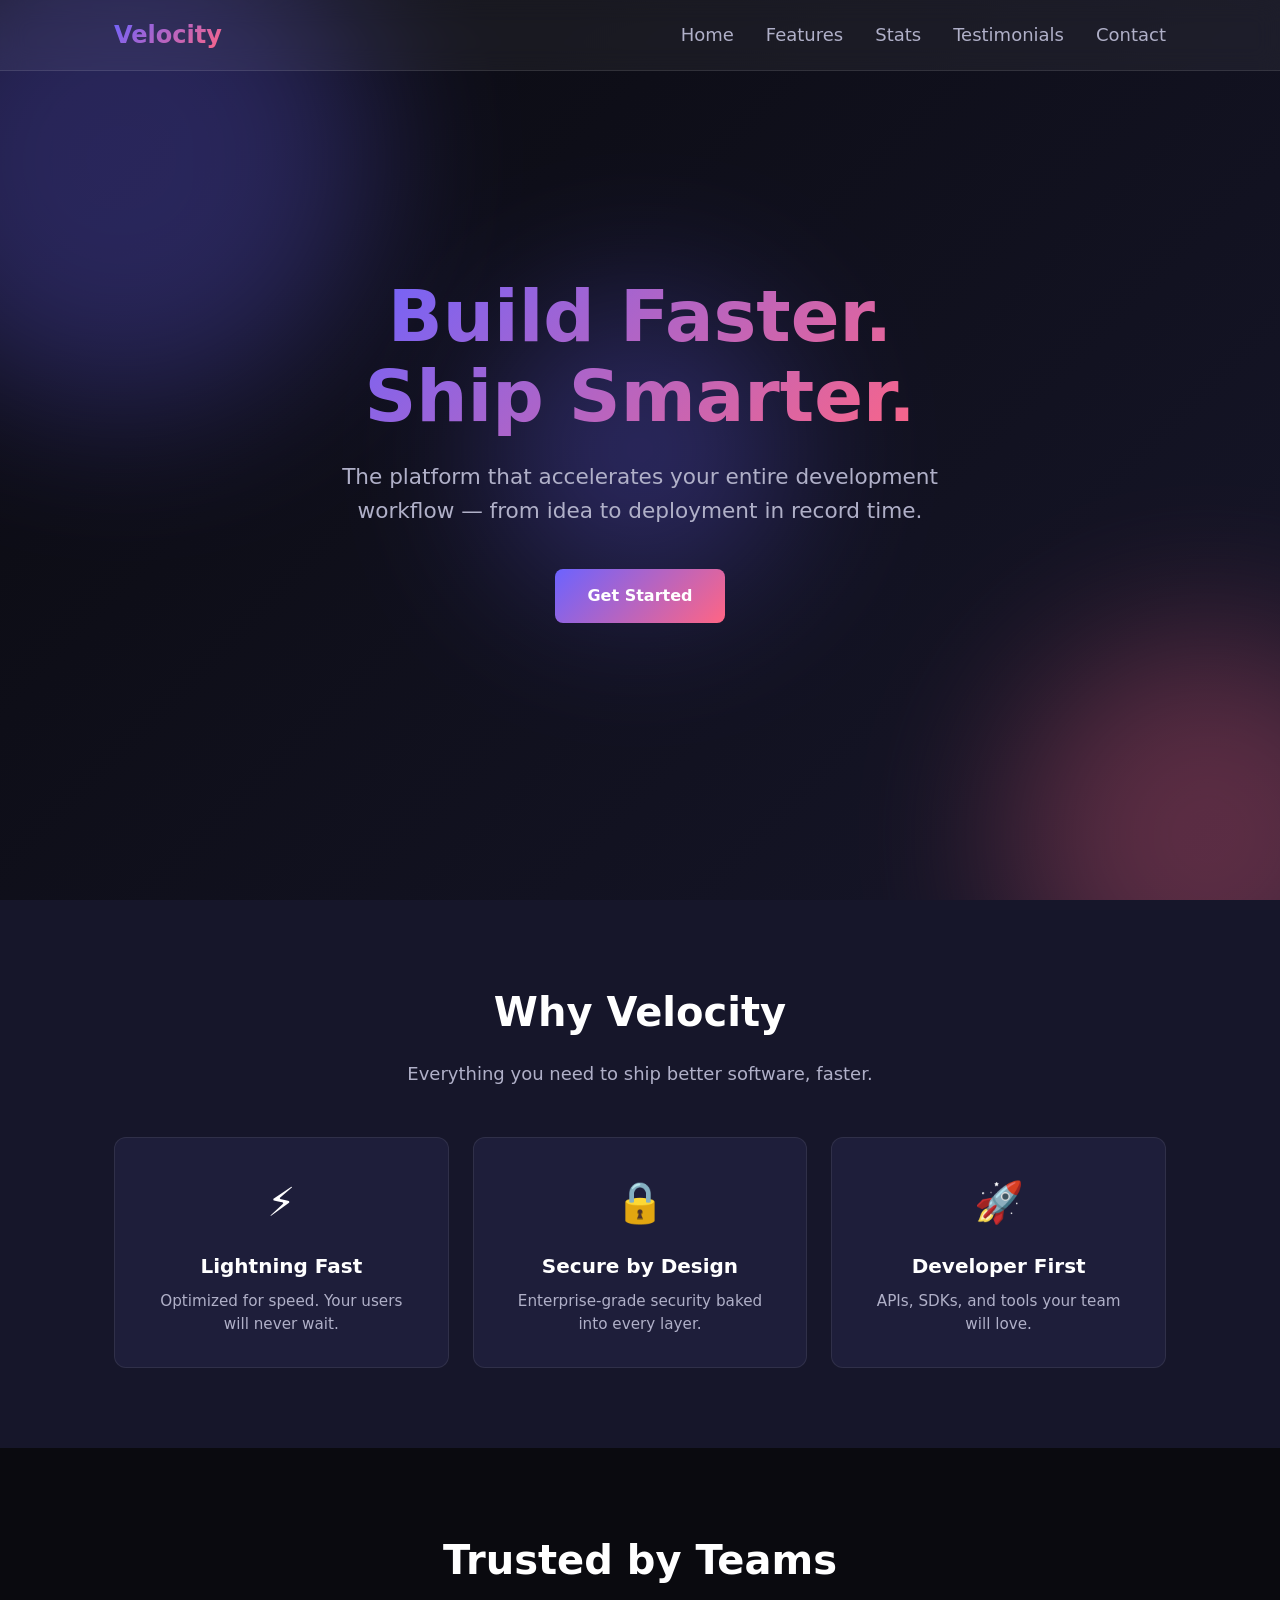
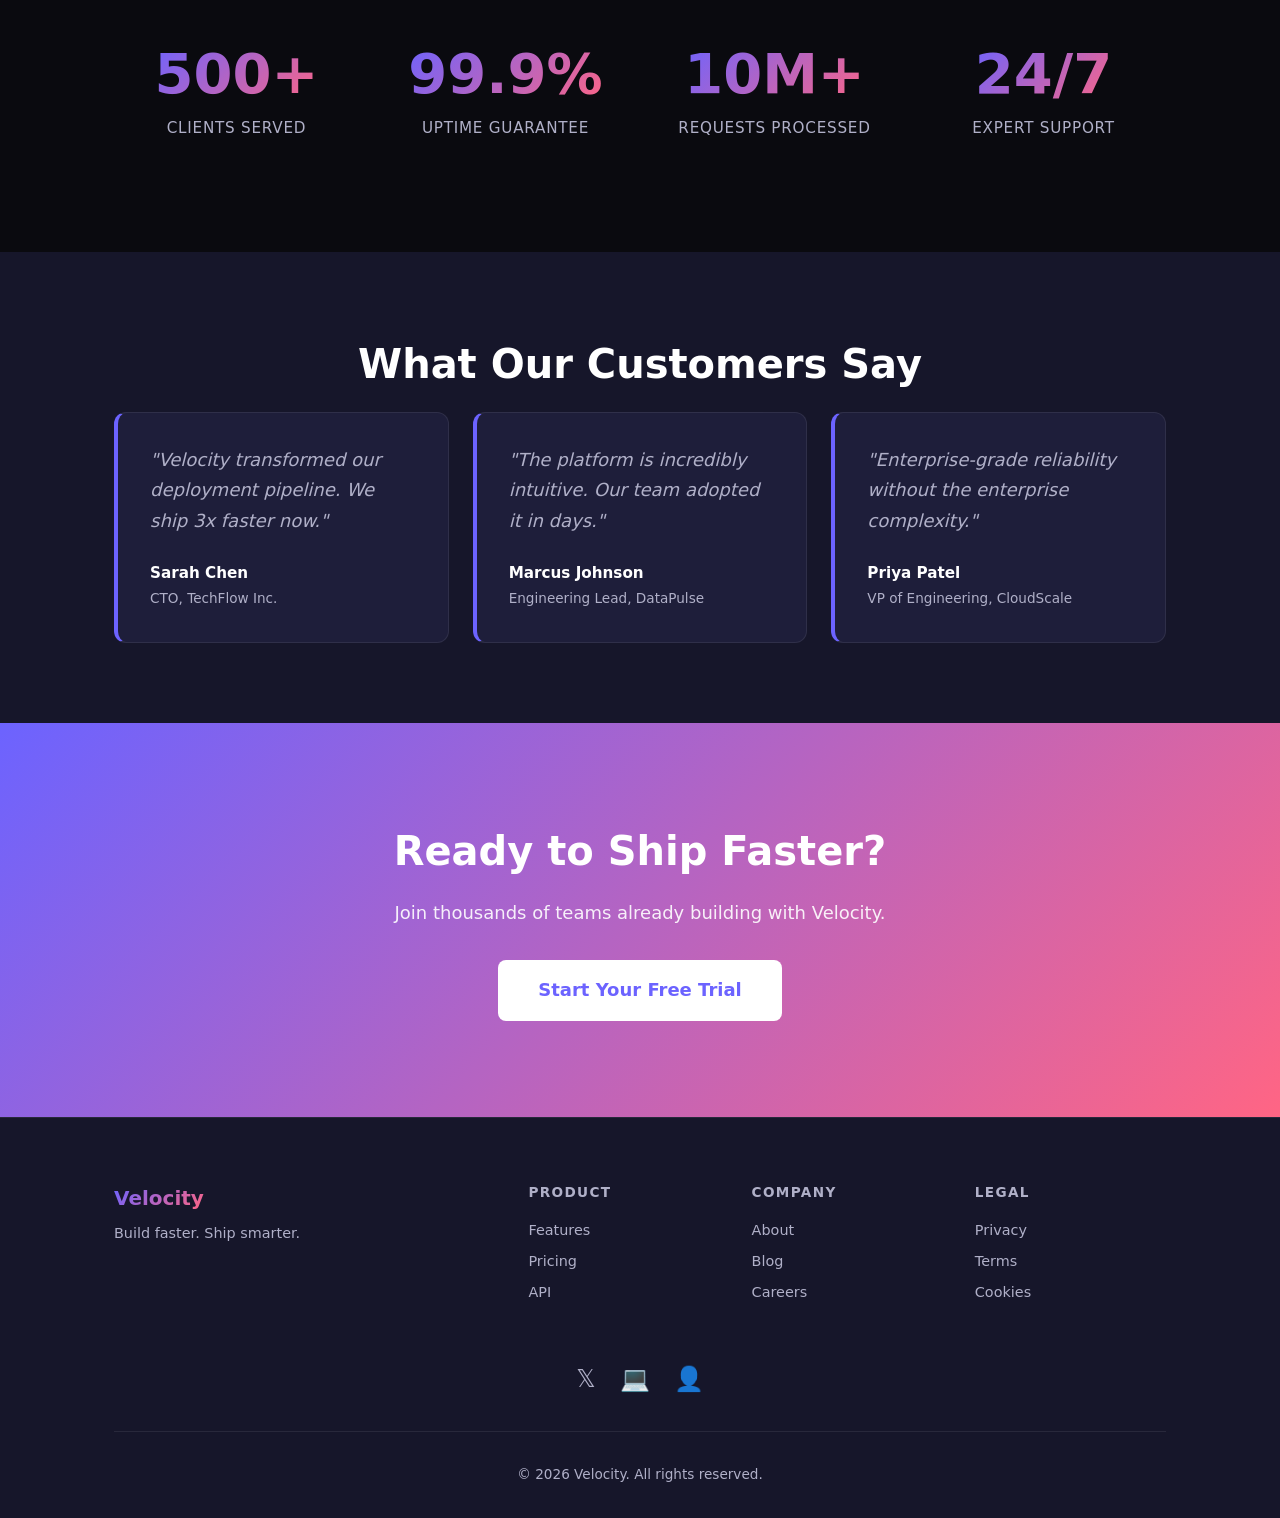
<file: class-1/index.html>
<!DOCTYPE html>
<html lang="en">
<head>
  <meta charset="UTF-8">
  <meta name="viewport" content="width=device-width, initial-scale=1.0">
  <title>Velocity — Build Faster. Ship Smarter.</title>
  <link rel="stylesheet" href="styles.css">
</head>
<body>

  <header class="navbar" id="navbar">
    <div class="navbar-inner container">
      <a href="#hero" class="logo">Velocity</a>
      <input type="checkbox" id="nav-toggle" hidden>
      <label for="nav-toggle" class="hamburger">&#9776;</label>
      <nav class="nav-links">
        <a href="#hero">Home</a>
        <a href="#features">Features</a>
        <a href="#stats">Stats</a>
        <a href="#testimonials">Testimonials</a>
        <a href="#cta">Contact</a>
      </nav>
    </div>
  </header>

  <section class="hero" id="hero">
    <div class="hero-orb hero-orb--1"></div>
    <div class="hero-orb hero-orb--2"></div>
    <div class="hero-orb hero-orb--3"></div>
    <div class="hero-content container">
      <h1 class="hero-title">Build Faster.<br>Ship Smarter.</h1>
      <p class="hero-subtitle">The platform that accelerates your entire development workflow — from idea to deployment in record time.</p>
      <a href="#cta" class="btn btn--primary">Get Started</a>
    </div>
  </section>

  <section class="features" id="features">
    <div class="container">
      <h2 class="section-title">Why Velocity</h2>
      <p class="section-subtitle">Everything you need to ship better software, faster.</p>
      <div class="grid-3">
        <div class="card">
          <span class="card-icon">&#9889;</span>
          <h3 class="card-title">Lightning Fast</h3>
          <p class="card-desc">Optimized for speed. Your users will never wait.</p>
        </div>
        <div class="card">
          <span class="card-icon">&#128274;</span>
          <h3 class="card-title">Secure by Design</h3>
          <p class="card-desc">Enterprise-grade security baked into every layer.</p>
        </div>
        <div class="card">
          <span class="card-icon">&#128640;</span>
          <h3 class="card-title">Developer First</h3>
          <p class="card-desc">APIs, SDKs, and tools your team will love.</p>
        </div>
      </div>
    </div>
  </section>

  <section class="stats" id="stats">
    <div class="container">
      <h2 class="section-title">Trusted by Teams</h2>
      <div class="grid-4">
        <div class="stat">
          <span class="stat-value">500+</span>
          <span class="stat-label">Clients Served</span>
        </div>
        <div class="stat">
          <span class="stat-value">99.9%</span>
          <span class="stat-label">Uptime Guarantee</span>
        </div>
        <div class="stat">
          <span class="stat-value">10M+</span>
          <span class="stat-label">Requests Processed</span>
        </div>
        <div class="stat">
          <span class="stat-value">24/7</span>
          <span class="stat-label">Expert Support</span>
        </div>
      </div>
    </div>
  </section>

  <section class="testimonials" id="testimonials">
    <div class="container">
      <h2 class="section-title">What Our Customers Say</h2>
      <div class="grid-3">
        <div class="testimonial">
          <p class="testimonial-quote">"Velocity transformed our deployment pipeline. We ship 3x faster now."</p>
          <div class="testimonial-author">
            <strong>Sarah Chen</strong>
            <span>CTO, TechFlow Inc.</span>
          </div>
        </div>
        <div class="testimonial">
          <p class="testimonial-quote">"The platform is incredibly intuitive. Our team adopted it in days."</p>
          <div class="testimonial-author">
            <strong>Marcus Johnson</strong>
            <span>Engineering Lead, DataPulse</span>
          </div>
        </div>
        <div class="testimonial">
          <p class="testimonial-quote">"Enterprise-grade reliability without the enterprise complexity."</p>
          <div class="testimonial-author">
            <strong>Priya Patel</strong>
            <span>VP of Engineering, CloudScale</span>
          </div>
        </div>
      </div>
    </div>
  </section>

  <section class="cta" id="cta">
    <div class="container">
      <h2 class="cta-title">Ready to Ship Faster?</h2>
      <p class="cta-subtitle">Join thousands of teams already building with Velocity.</p>
      <a href="#" class="btn btn--primary btn--large">Start Your Free Trial</a>
    </div>
  </section>

  <footer class="footer">
    <div class="container">
      <div class="footer-grid">
        <div class="footer-brand">
          <strong>Velocity</strong>
          <p>Build faster. Ship smarter.</p>
        </div>
        <div class="footer-links">
          <h4>Product</h4>
          <a href="#">Features</a>
          <a href="#">Pricing</a>
          <a href="#">API</a>
        </div>
        <div class="footer-links">
          <h4>Company</h4>
          <a href="#">About</a>
          <a href="#">Blog</a>
          <a href="#">Careers</a>
        </div>
        <div class="footer-links">
          <h4>Legal</h4>
          <a href="#">Privacy</a>
          <a href="#">Terms</a>
          <a href="#">Cookies</a>
        </div>
      </div>
      <div class="footer-social">
        <a href="#" aria-label="Twitter">&#120143;</a>
        <a href="#" aria-label="GitHub">&#128187;</a>
        <a href="#" aria-label="LinkedIn">&#128100;</a>
      </div>
      <p class="footer-copy">&copy; 2026 Velocity. All rights reserved.</p>
    </div>
  </footer>

</body>
</html>
</file>
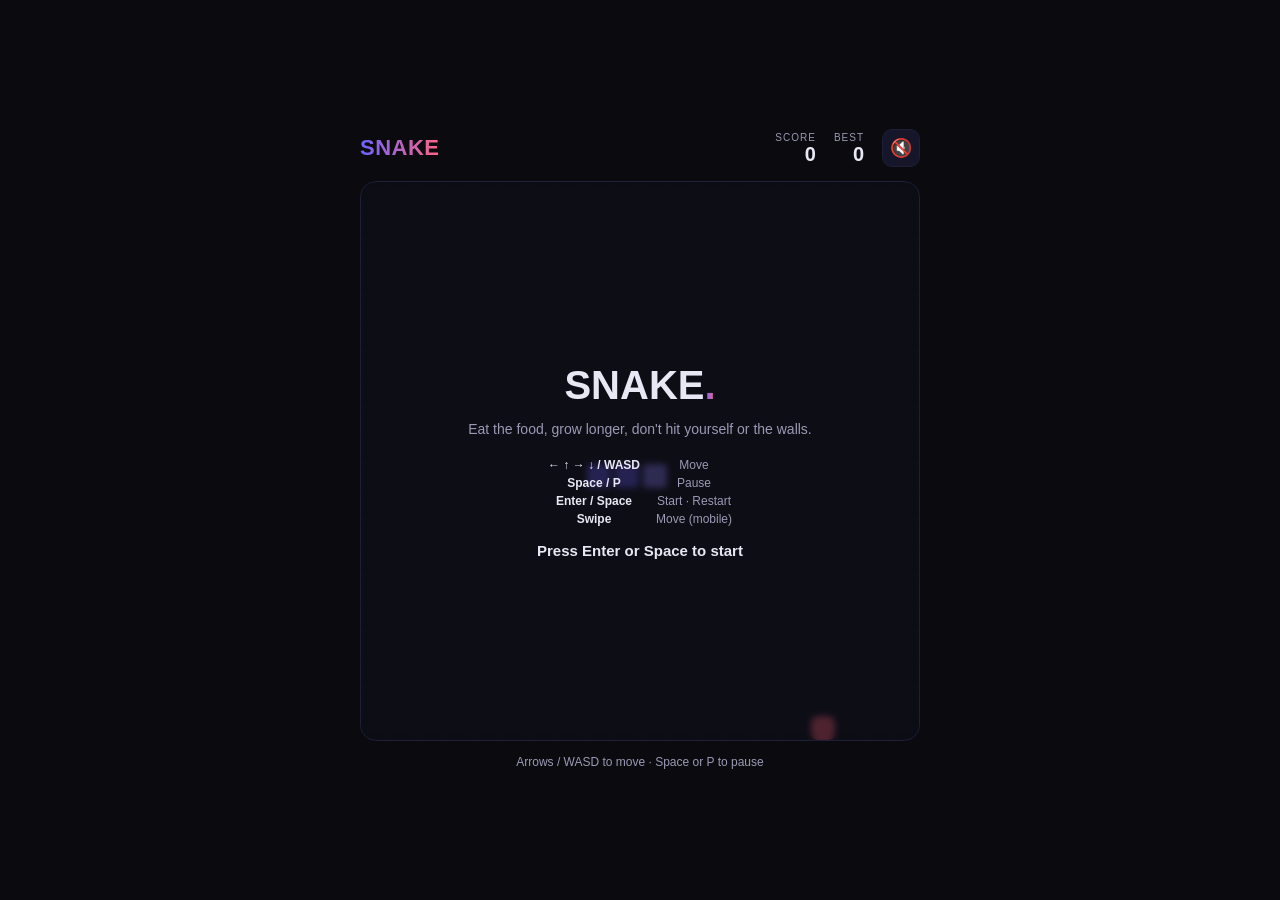
<file: claude-code/class-1/index.html>
<!DOCTYPE html>
<html lang="en">
<head>
<meta charset="UTF-8" />
<meta name="viewport" content="width=device-width, initial-scale=1.0, maximum-scale=1.0, user-scalable=no" />
<title>Snake</title>
<style>
  :root {
    --bg: #0a0a0f;
    --panel: #16162a;
    --grid: #1e1e38;
    --accent: #6c63ff;
    --accent-2: #ff6584;
    --food: #ff6584;
    --snake-head: #8b83ff;
    --snake-body: #6c63ff;
    --text: #e8e8f5;
    --text-dim: #9a9ab5;
  }

  * { box-sizing: border-box; margin: 0; padding: 0; }

  html, body {
    height: 100%;
    background: var(--bg);
    color: var(--text);
    font-family: -apple-system, BlinkMacSystemFont, "Segoe UI", Roboto, sans-serif;
    /* Invariant 14: no scroll/zoom on the page while playing */
    overscroll-behavior: none;
  }

  body {
    display: flex;
    align-items: center;
    justify-content: center;
    padding: 16px;
    min-height: 100%;
  }

  .app {
    width: 100%;
    max-width: 560px;
    display: flex;
    flex-direction: column;
    gap: 14px;
  }

  .topbar {
    display: flex;
    align-items: center;
    justify-content: space-between;
    gap: 12px;
  }

  .title {
    font-size: 22px;
    font-weight: 700;
    letter-spacing: 0.5px;
    background: linear-gradient(90deg, var(--accent), var(--accent-2));
    -webkit-background-clip: text;
    background-clip: text;
    -webkit-text-fill-color: transparent;
  }

  .scores {
    display: flex;
    gap: 18px;
    align-items: center;
  }

  .score-box {
    text-align: right;
    line-height: 1.1;
  }
  .score-box .label {
    font-size: 10px;
    text-transform: uppercase;
    letter-spacing: 1px;
    color: var(--text-dim);
  }
  .score-box .value {
    font-size: 20px;
    font-weight: 700;
    font-variant-numeric: tabular-nums;
  }

  .mute-btn {
    background: var(--panel);
    border: 1px solid var(--grid);
    color: var(--text);
    width: 38px;
    height: 38px;
    border-radius: 10px;
    cursor: pointer;
    font-size: 18px;
    display: flex;
    align-items: center;
    justify-content: center;
    transition: border-color 0.15s, transform 0.05s;
  }
  .mute-btn:hover { border-color: var(--accent); }
  .mute-btn:active { transform: scale(0.94); }

  .stage {
    position: relative;
    width: 100%;
    /* Square play area; grid coords are independent of pixel size */
    aspect-ratio: 1 / 1;
    background: var(--panel);
    border: 1px solid var(--grid);
    border-radius: 16px;
    overflow: hidden;
    /* Invariant 14: block native touch gestures (scroll/pinch) over the board */
    touch-action: none;
  }

  canvas {
    display: block;
    width: 100%;
    height: 100%;
  }

  /* Death flash overlay (juice) */
  .flash {
    position: absolute;
    inset: 0;
    background: var(--accent-2);
    opacity: 0;
    pointer-events: none;
  }
  .flash.on { animation: flash 0.28s ease-out; }
  @keyframes flash {
    0% { opacity: 0.55; }
    100% { opacity: 0; }
  }

  /* Screen shake on death (juice) — applied to .stage */
  .stage.shake { animation: shake 0.28s ease-in-out; }
  @keyframes shake {
    0%,100% { transform: translate(0,0); }
    20% { transform: translate(-5px, 3px); }
    40% { transform: translate(5px, -3px); }
    60% { transform: translate(-4px, -2px); }
    80% { transform: translate(4px, 2px); }
  }

  .overlay {
    position: absolute;
    inset: 0;
    display: flex;
    flex-direction: column;
    align-items: center;
    justify-content: center;
    text-align: center;
    gap: 10px;
    padding: 24px;
    background: rgba(10, 10, 15, 0.72);
    backdrop-filter: blur(3px);
  }
  .overlay.hidden { display: none; }
  .overlay h1 {
    font-size: clamp(26px, 8vw, 40px);
    font-weight: 800;
  }
  .overlay .accent {
    background: linear-gradient(90deg, var(--accent), var(--accent-2));
    -webkit-background-clip: text;
    background-clip: text;
    -webkit-text-fill-color: transparent;
  }
  .overlay p { color: var(--text-dim); font-size: 14px; line-height: 1.6; }
  .overlay .prompt {
    color: var(--text);
    font-size: 15px;
    font-weight: 600;
    margin-top: 6px;
    animation: pulse 1.4s ease-in-out infinite;
  }
  @keyframes pulse { 0%,100% { opacity: 1; } 50% { opacity: 0.45; } }

  .legend {
    display: grid;
    grid-template-columns: auto auto;
    gap: 4px 16px;
    font-size: 12px;
    color: var(--text-dim);
    margin-top: 8px;
  }
  .legend b { color: var(--text); font-weight: 600; }

  .hint {
    text-align: center;
    font-size: 12px;
    color: var(--text-dim);
    min-height: 16px;
  }

  @media (max-width: 420px) {
    .title { font-size: 18px; }
    .score-box .value { font-size: 17px; }
  }
</style>
</head>
<body>
  <div class="app">
    <div class="topbar">
      <div class="title">SNAKE</div>
      <div class="scores">
        <div class="score-box">
          <div class="label">Score</div>
          <div class="value" id="score">0</div>
        </div>
        <div class="score-box">
          <div class="label">Best</div>
          <div class="value" id="high">0</div>
        </div>
        <button class="mute-btn" id="mute" title="Toggle sound" aria-label="Toggle sound">🔇</button>
      </div>
    </div>

    <div class="stage" id="stage">
      <canvas id="game"></canvas>
      <div class="flash" id="flash"></div>
      <div class="overlay" id="overlay">
        <!-- Content injected per game state -->
      </div>
    </div>

    <div class="hint" id="hint">Arrows / WASD to move · Space or P to pause</div>
  </div>

<script>
"use strict";
(function () {
  // ============================================================
  // CONFIG — all tunables grouped here (behavior changes live here)
  // ============================================================
  const GRID_SIZE     = 20;    // cells per side (20x20 board)
  const INITIAL_SPEED = 140;   // ms per simulation tick at score 0
  const MAX_SPEED     = 70;    // fastest tick interval (ms) — floor, keeps it playable
  const SPEED_STEP    = 4;     // ms shaved off the tick interval per food eaten
  const WRAP_AROUND   = false; // false = classic die-on-wall; true = wrap to opposite edge
  const INPUT_BUFFER_MAX = 2;  // max queued turns (Invariant 2)
  const START_LENGTH  = 3;

  const COLORS = {
    grid:      getVar('--grid'),
    food:      getVar('--food'),
    snakeHead: getVar('--snake-head'),
    snakeBody: getVar('--snake-body'),
  };
  function getVar(name) {
    return getComputedStyle(document.documentElement).getPropertyValue(name).trim();
  }

  // Game states (plus WIN outcome routed through GAME_OVER-style overlay)
  const STATE = { START: 'START', PLAYING: 'PLAYING', PAUSED: 'PAUSED', OVER: 'OVER', WIN: 'WIN' };

  // Directions as unit vectors. Opposite check uses vector sum == 0.
  const DIR = {
    up:    { x: 0, y: -1 },
    down:  { x: 0, y: 1 },
    left:  { x: -1, y: 0 },
    right: { x: 1, y: 0 },
  };

  // ============================================================
  // DOM
  // ============================================================
  const canvas  = document.getElementById('game');
  const ctx     = canvas.getContext('2d');
  const stageEl = document.getElementById('stage');
  const flashEl = document.getElementById('flash');
  const overlay = document.getElementById('overlay');
  const scoreEl = document.getElementById('score');
  const highEl  = document.getElementById('high');
  const hintEl  = document.getElementById('hint');
  const muteBtn = document.getElementById('mute');

  // ============================================================
  // STATE
  // ============================================================
  let state = STATE.START;
  let snake = [];              // array of {x,y}; index 0 = head
  let occupied = new Set();    // cell keys currently occupied by snake (fast collision lookup)
  let food = null;             // {x,y} or null
  let dir = DIR.right;         // direction to APPLY next tick
  let appliedDir = DIR.right;  // direction actually applied LAST tick (Invariant 1 reference)
  let inputQueue = [];         // buffered turns (Invariant 2)
  let score = 0;
  let highScore = 0;
  let tickInterval = INITIAL_SPEED;

  // Loop control
  let rafId = null;            // the ONE loop handle (Invariant 8: never stack loops)
  let lastTime = 0;
  let accumulator = 0;

  // Juice
  let eatAnim = 0;             // 0..1 countdown for food pop
  let foodPulse = 0;          // running phase for gentle food pulse

  // Audio (muted by default; no autoplay)
  let muted = true;
  let audioCtx = null;

  // Rendering geometry
  let pixelSize = 0;           // logical px size of the (square) canvas
  let cell = 0;                // logical px per cell

  const key = (x, y) => x + ',' + y;

  // ============================================================
  // HIGH SCORE — localStorage with graceful in-memory fallback (Invariant 12)
  // ============================================================
  const HS_KEY = 'snake_highscore';
  function loadHighScore() {
    try {
      const v = window.localStorage.getItem(HS_KEY);
      return v ? parseInt(v, 10) || 0 : 0;
    } catch (e) {
      return 0; // private mode / blocked — fall back to in-memory
    }
  }
  function saveHighScore(v) {
    try { window.localStorage.setItem(HS_KEY, String(v)); }
    catch (e) { /* ignore — keep in-memory only, never throw */ }
  }

  // ============================================================
  // CANVAS SIZING — devicePixelRatio for crispness + responsive (Invariant 13)
  // ============================================================
  function resizeCanvas() {
    const rect = stageEl.getBoundingClientRect();
    const logical = Math.floor(Math.min(rect.width, rect.height));
    const dpr = window.devicePixelRatio || 1;
    pixelSize = logical;
    cell = logical / GRID_SIZE;         // grid stays exact regardless of pixel size
    canvas.width  = Math.round(logical * dpr);
    canvas.height = Math.round(logical * dpr);
    canvas.style.width = logical + 'px';
    canvas.style.height = logical + 'px';
    ctx.setTransform(dpr, 0, 0, dpr, 0, 0); // draw in logical px
    render();                            // repaint immediately so resize never distorts
  }

  // ============================================================
  // FOOD — spawn only in free cells; board full => WIN (Invariants 6,7)
  // ============================================================
  function spawnFood() {
    const total = GRID_SIZE * GRID_SIZE;
    // Board full: no free cell exists -> WIN, never loop searching (Invariant 7)
    if (snake.length >= total) { food = null; win(); return; }

    // Build the free-cell list (no random-retry-until-empty) (Invariant 6/efficient spawn)
    const free = [];
    for (let y = 0; y < GRID_SIZE; y++) {
      for (let x = 0; x < GRID_SIZE; x++) {
        if (!occupied.has(key(x, y))) free.push({ x, y });
      }
    }
    if (free.length === 0) { food = null; win(); return; }
    food = free[(Math.random() * free.length) | 0];
  }

  // ============================================================
  // INPUT — queue turns, validate against APPLIED direction (Invariants 1,2)
  // ============================================================
  function queueDirection(nd) {
    if (inputQueue.length >= INPUT_BUFFER_MAX) return;
    // Validate against the last thing already queued, else the last applied dir.
    // This prevents a fast Up+Right sequence from sneaking a 180° through the buffer.
    const ref = inputQueue.length ? inputQueue[inputQueue.length - 1] : appliedDir;
    if (nd.x === ref.x && nd.y === ref.y) return;           // ignore same-direction spam
    if (nd.x === -ref.x && nd.y === -ref.y) return;         // Invariant 1: reject 180° reversal
    inputQueue.push(nd);
  }

  // ============================================================
  // SIMULATION — one fixed step of game logic
  // ============================================================
  function step() {
    // Consume ONE queued turn per tick, validated against the applied direction.
    if (inputQueue.length) {
      const nd = inputQueue.shift();
      // Re-check vs appliedDir (guards the first buffered turn too) (Invariant 1)
      if (!(nd.x === -appliedDir.x && nd.y === -appliedDir.y)) {
        dir = nd;
      }
    }

    const head = snake[0];
    let nx = head.x + dir.x;
    let ny = head.y + dir.y;

    // Wall vs wrap (Invariants 8,9)
    if (WRAP_AROUND) {
      nx = (nx + GRID_SIZE) % GRID_SIZE;
      ny = (ny + GRID_SIZE) % GRID_SIZE;
    } else if (nx < 0 || ny < 0 || nx >= GRID_SIZE || ny >= GRID_SIZE) {
      return gameOver(); // classic: death exactly at the boundary
    }

    // Will we eat on THIS tick? Decide before collision so tail-follow is correct.
    const willEat = food && nx === food.x && ny === food.y;

    // Tail-follow rule (Invariant 3): the tail tip vacates its cell this tick
    // UNLESS we eat (then the tail doesn't move -> moving into it is a collision).
    const tail = snake[snake.length - 1];
    const tailKey = key(tail.x, tail.y);

    // Self-collision test against occupied cells. Exclude the vacating tail tip
    // only when we are NOT eating. (Length floor is implicit: with length < 4 the
    // head can't reach any body cell in one step, so no false positive — Invariant 4.)
    const targetKey = key(nx, ny);
    const hitsSelf = occupied.has(targetKey) && !(targetKey === tailKey && !willEat);
    if (hitsSelf) return gameOver();

    // Advance: add new head.
    const newHead = { x: nx, y: ny };
    snake.unshift(newHead);
    occupied.add(targetKey);

    if (willEat) {
      score += 1;
      eatAnim = 1;                                   // trigger pop (juice)
      tickInterval = Math.max(MAX_SPEED, INITIAL_SPEED - score * SPEED_STEP); // ramp+cap (Invariant: difficulty)
      updateScore();
      beep(660, 0.05);
      spawnFood();                                   // may trigger WIN if board full
    } else {
      // Normal move: drop the tail (it vacates its cell).
      const removed = snake.pop();
      occupied.delete(key(removed.x, removed.y));
    }

    // Record what we actually applied THIS tick — the reference for next tick's turn validation.
    appliedDir = dir;
  }

  // ============================================================
  // GAME LOOP — fixed timestep, decoupled from frame rate (Invariant: fixed timestep)
  // ============================================================
  function loop(now) {
    // Single-loop guarantee: this function only ever runs via the one rafId chain.
    if (state !== STATE.PLAYING) { rafId = null; return; } // stop cleanly; no orphan loop

    const dt = now - lastTime;
    lastTime = now;
    // Clamp dt so returning from a background tab / long pause can't spiral catch-up ticks.
    accumulator += Math.min(dt, 250);

    let stepped = false;
    while (accumulator >= tickInterval) {
      accumulator -= tickInterval;
      step();
      stepped = true;
      if (state !== STATE.PLAYING) break; // step() may have ended the game
    }

    // Juice timers advance in real time (frame-rate independent enough for effects)
    foodPulse += dt / 1000;
    if (eatAnim > 0) eatAnim = Math.max(0, eatAnim - dt / 160);

    render();

    if (state === STATE.PLAYING) {
      rafId = requestAnimationFrame(loop);
    } else {
      rafId = null;
    }
  }

  function startLoop() {
    // Invariant 8: cancel any existing loop before starting a new one (no double-speed).
    if (rafId !== null) { cancelAnimationFrame(rafId); rafId = null; }
    lastTime = performance.now();
    accumulator = 0;
    rafId = requestAnimationFrame(loop);
  }

  function stopLoop() {
    if (rafId !== null) { cancelAnimationFrame(rafId); rafId = null; }
  }

  // ============================================================
  // STATE TRANSITIONS
  // ============================================================
  function resetGame() {
    // Full reset (Invariant 9): snake, direction, INPUT QUEUE, score, speed, state.
    const mid = Math.floor(GRID_SIZE / 2);
    snake = [];
    occupied = new Set();
    for (let i = 0; i < START_LENGTH; i++) {
      const c = { x: mid - i, y: mid };
      snake.push(c);
      occupied.add(key(c.x, c.y));
    }
    dir = DIR.right;
    appliedDir = DIR.right;
    inputQueue = [];            // no stale queued input carries over (Invariant 9)
    score = 0;
    tickInterval = INITIAL_SPEED;
    eatAnim = 0;
    updateScore();
    spawnFood();
  }

  function startNewGame() {
    resetGame();
    state = STATE.PLAYING;
    hideOverlay();
    setHint('Arrows / WASD · Space or P to pause');
    startLoop(); // startLoop cancels any prior loop first — restart-spam safe (Invariant 8,16)
  }

  function pauseGame() {
    if (state !== STATE.PLAYING) return;
    state = STATE.PAUSED;
    stopLoop();
    showOverlay(overlayPaused());
    setHint('Paused — press Space or P to resume');
  }

  function resumeGame() {
    if (state !== STATE.PAUSED) return;
    state = STATE.PLAYING;
    hideOverlay();
    setHint('Arrows / WASD · Space or P to pause');
    startLoop(); // resets accumulator -> no catch-up jump after pause
  }

  function gameOver() {
    state = STATE.OVER;
    stopLoop();
    commitHighScore();
    triggerDeathJuice();
    beep(140, 0.25);
    showOverlay(overlayGameOver());
    setHint('Press Enter or Space to play again');
    return; // callers use `return gameOver()` to abort the current step
  }

  function win() {
    state = STATE.WIN;
    stopLoop();
    commitHighScore();
    beep(880, 0.15);
    showOverlay(overlayWin());
    setHint('Press Enter or Space to play again');
  }

  function commitHighScore() {
    if (score > highScore) {
      highScore = score;
      highEl.textContent = highScore;
      saveHighScore(highScore);
    }
  }

  // ============================================================
  // RENDER
  // ============================================================
  function render() {
    if (!pixelSize) return;
    ctx.clearRect(0, 0, pixelSize, pixelSize);

    // Subtle grid lines
    ctx.strokeStyle = COLORS.grid;
    ctx.lineWidth = 1;
    ctx.beginPath();
    for (let i = 1; i < GRID_SIZE; i++) {
      const p = Math.round(i * cell) + 0.5;
      ctx.moveTo(p, 0); ctx.lineTo(p, pixelSize);
      ctx.moveTo(0, p); ctx.lineTo(pixelSize, p);
    }
    ctx.stroke();

    // Food with gentle pulse (juice)
    if (food) {
      const pulse = 1 + Math.sin(foodPulse * 4) * 0.08;
      drawCell(food.x, food.y, COLORS.food, 0.30, pulse);
    }

    // Snake — head distinct from body (Invariant: readability)
    for (let i = snake.length - 1; i >= 0; i--) {
      const seg = snake[i];
      const isHead = i === 0;
      let scale = 1;
      if (isHead && eatAnim > 0) scale = 1 + eatAnim * 0.18; // pop on eat
      drawCell(seg.x, seg.y, isHead ? COLORS.snakeHead : COLORS.snakeBody, 0.16, scale);
    }
  }

  function drawCell(gx, gy, color, radiusFactor, scale) {
    scale = scale || 1;
    const pad = cell * 0.08;
    const size = (cell - pad * 2) * scale;
    const cx = gx * cell + cell / 2;
    const cy = gy * cell + cell / 2;
    const x = cx - size / 2;
    const y = cy - size / 2;
    const r = size * radiusFactor;
    ctx.fillStyle = color;
    roundRect(x, y, size, size, r);
    ctx.fill();
  }

  function roundRect(x, y, w, h, r) {
    r = Math.min(r, w / 2, h / 2);
    ctx.beginPath();
    ctx.moveTo(x + r, y);
    ctx.arcTo(x + w, y, x + w, y + h, r);
    ctx.arcTo(x + w, y + h, x, y + h, r);
    ctx.arcTo(x, y + h, x, y, r);
    ctx.arcTo(x, y, x + w, y, r);
    ctx.closePath();
  }

  // ============================================================
  // OVERLAYS / HUD
  // ============================================================
  function overlayStart() {
    return `
      <h1>SNAKE<span class="accent">.</span></h1>
      <p>Eat the food, grow longer, don't hit yourself${WRAP_AROUND ? '' : ' or the walls'}.</p>
      <div class="legend">
        <span><b>← ↑ → ↓ / WASD</b></span><span>Move</span>
        <span><b>Space / P</b></span><span>Pause</span>
        <span><b>Enter / Space</b></span><span>Start · Restart</span>
        <span><b>Swipe</b></span><span>Move (mobile)</span>
      </div>
      <div class="prompt">Press Enter or Space to start</div>`;
  }
  function overlayPaused() {
    return `<h1>PAUSED</h1><div class="prompt">Press Space or P to resume</div>`;
  }
  function overlayGameOver() {
    return `
      <h1>GAME <span class="accent">OVER</span></h1>
      <p>Score ${score} · Best ${Math.max(score, highScore)}</p>
      <div class="prompt">Press Enter or Space to restart</div>`;
  }
  function overlayWin() {
    return `
      <h1>YOU <span class="accent">WIN!</span></h1>
      <p>You filled the board. Score ${score}.</p>
      <div class="prompt">Press Enter or Space to play again</div>`;
  }
  function showOverlay(html) { overlay.innerHTML = html; overlay.classList.remove('hidden'); }
  function hideOverlay() { overlay.classList.add('hidden'); }
  function updateScore() { scoreEl.textContent = score; }
  function setHint(t) { hintEl.textContent = t; }

  function triggerDeathJuice() {
    flashEl.classList.remove('on'); void flashEl.offsetWidth; flashEl.classList.add('on');
    stageEl.classList.remove('shake'); void stageEl.offsetWidth; stageEl.classList.add('shake');
  }

  // ============================================================
  // AUDIO — muted by default, no autoplay; tiny WebAudio blips
  // ============================================================
  function beep(freq, dur) {
    if (muted) return;
    try {
      if (!audioCtx) audioCtx = new (window.AudioContext || window.webkitAudioContext)();
      const o = audioCtx.createOscillator();
      const g = audioCtx.createGain();
      o.frequency.value = freq;
      o.type = 'square';
      g.gain.value = 0.04;
      o.connect(g); g.connect(audioCtx.destination);
      o.start();
      g.gain.exponentialRampToValueAtTime(0.0001, audioCtx.currentTime + dur);
      o.stop(audioCtx.currentTime + dur);
    } catch (e) { /* audio optional — never break gameplay */ }
  }
  muteBtn.addEventListener('click', () => {
    muted = !muted;
    muteBtn.textContent = muted ? '🔇' : '🔊';
    // Resume audio context on the user gesture that unmutes.
    if (!muted && !audioCtx) {
      try { audioCtx = new (window.AudioContext || window.webkitAudioContext)(); } catch (e) {}
    }
  });

  // ============================================================
  // KEYBOARD
  // ============================================================
  const MOVE_KEYS = {
    ArrowUp: DIR.up, KeyW: DIR.up,
    ArrowDown: DIR.down, KeyS: DIR.down,
    ArrowLeft: DIR.left, KeyA: DIR.left,
    ArrowRight: DIR.right, KeyD: DIR.right,
  };

  window.addEventListener('keydown', (e) => {
    // Don't hijack typing in a real input/textarea (Invariant: WASD in fields)
    const t = e.target;
    if (t && (t.tagName === 'INPUT' || t.tagName === 'TEXTAREA' || t.isContentEditable)) return;

    const code = e.code;

    // Prevent arrows/space from scrolling the page (Invariant 11)
    if (code === 'Space' || code.startsWith('Arrow')) e.preventDefault();

    // Start / restart with Enter or Space (context dependent)
    if (code === 'Enter' || code === 'Space') {
      if (state === STATE.START || state === STATE.OVER || state === STATE.WIN) {
        startNewGame();
        return;
      }
      if (code === 'Space') {
        // Space toggles pause while in play
        if (state === STATE.PLAYING) pauseGame();
        else if (state === STATE.PAUSED) resumeGame();
        return;
      }
    }

    // P toggles pause
    if (code === 'KeyP') {
      if (state === STATE.PLAYING) pauseGame();
      else if (state === STATE.PAUSED) resumeGame();
      return;
    }

    // Movement — only meaningful while playing (Invariant 4)
    if (MOVE_KEYS[code] && state === STATE.PLAYING) {
      queueDirection(MOVE_KEYS[code]);
    }
  });

  // ============================================================
  // TOUCH / SWIPE (Invariant 14) — map swipe to direction, block scroll/zoom
  // ============================================================
  let touchStart = null;
  stageEl.addEventListener('touchstart', (e) => {
    if (e.touches.length === 1) {
      touchStart = { x: e.touches[0].clientX, y: e.touches[0].clientY };
    }
    e.preventDefault();
  }, { passive: false });

  stageEl.addEventListener('touchmove', (e) => { e.preventDefault(); }, { passive: false });

  stageEl.addEventListener('touchend', (e) => {
    if (!touchStart) return;
    const t = e.changedTouches[0];
    const dx = t.clientX - touchStart.x;
    const dy = t.clientY - touchStart.y;
    const adx = Math.abs(dx), ady = Math.abs(dy);
    const MIN_SWIPE = 24;

    if (Math.max(adx, ady) < MIN_SWIPE) {
      // A tap acts as start/restart when not playing.
      if (state === STATE.START || state === STATE.OVER || state === STATE.WIN) startNewGame();
      touchStart = null;
      return;
    }
    if (state === STATE.PLAYING) {
      if (adx > ady) queueDirection(dx > 0 ? DIR.right : DIR.left);
      else queueDirection(dy > 0 ? DIR.down : DIR.up);
    }
    touchStart = null;
  }, { passive: false });

  // ============================================================
  // AUTO-PAUSE on tab blur / hide (Invariant 10)
  // ============================================================
  document.addEventListener('visibilitychange', () => {
    if (document.hidden && state === STATE.PLAYING) pauseGame();
  });
  window.addEventListener('blur', () => {
    if (state === STATE.PLAYING) pauseGame();
  });

  // Resize handling — re-fit without breaking grid coordinates (Invariant 13)
  window.addEventListener('resize', resizeCanvas);

  // ============================================================
  // BOOT
  // ============================================================
  function init() {
    highScore = loadHighScore();
    highEl.textContent = highScore;
    resizeCanvas();
    resetGame();             // seed a snake + food so the start screen shows the board
    state = STATE.START;
    stopLoop();
    showOverlay(overlayStart());
    render();
  }

  init();
})();
</script>
</body>
</html>
</file>
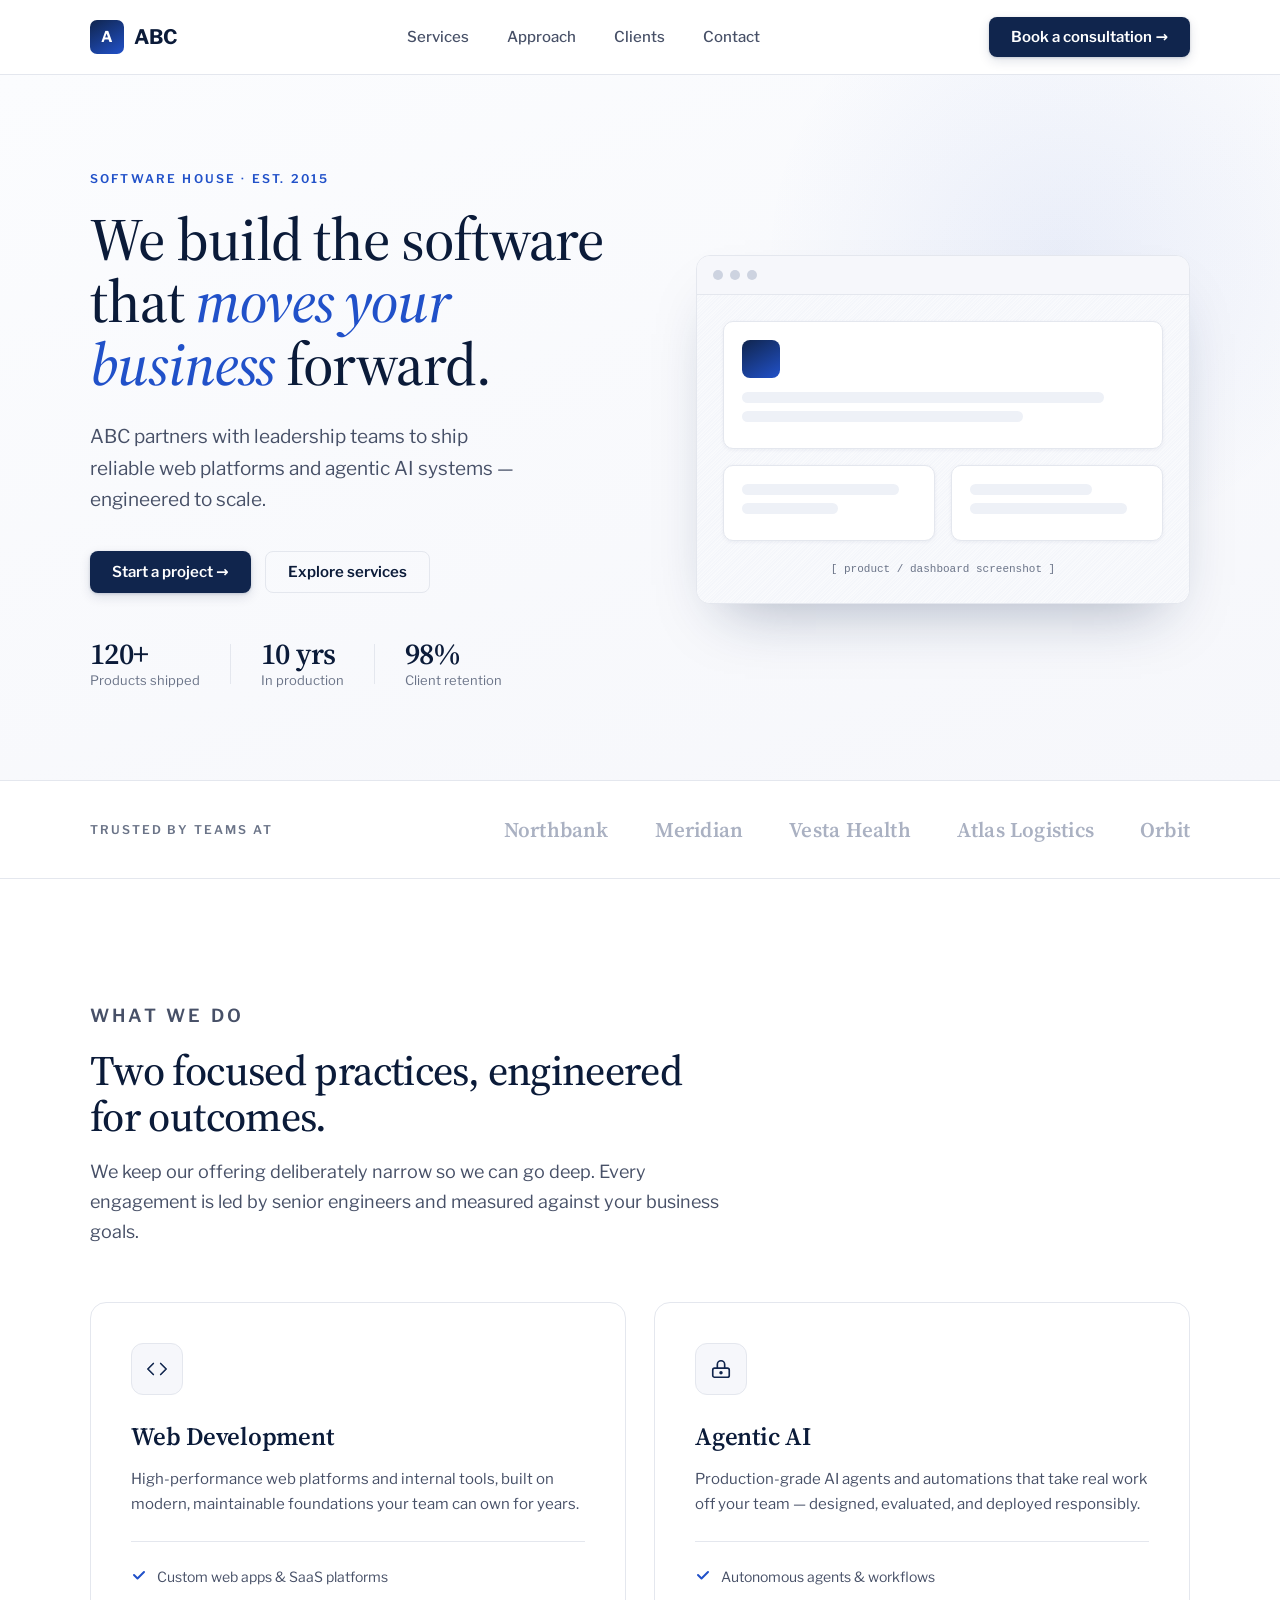
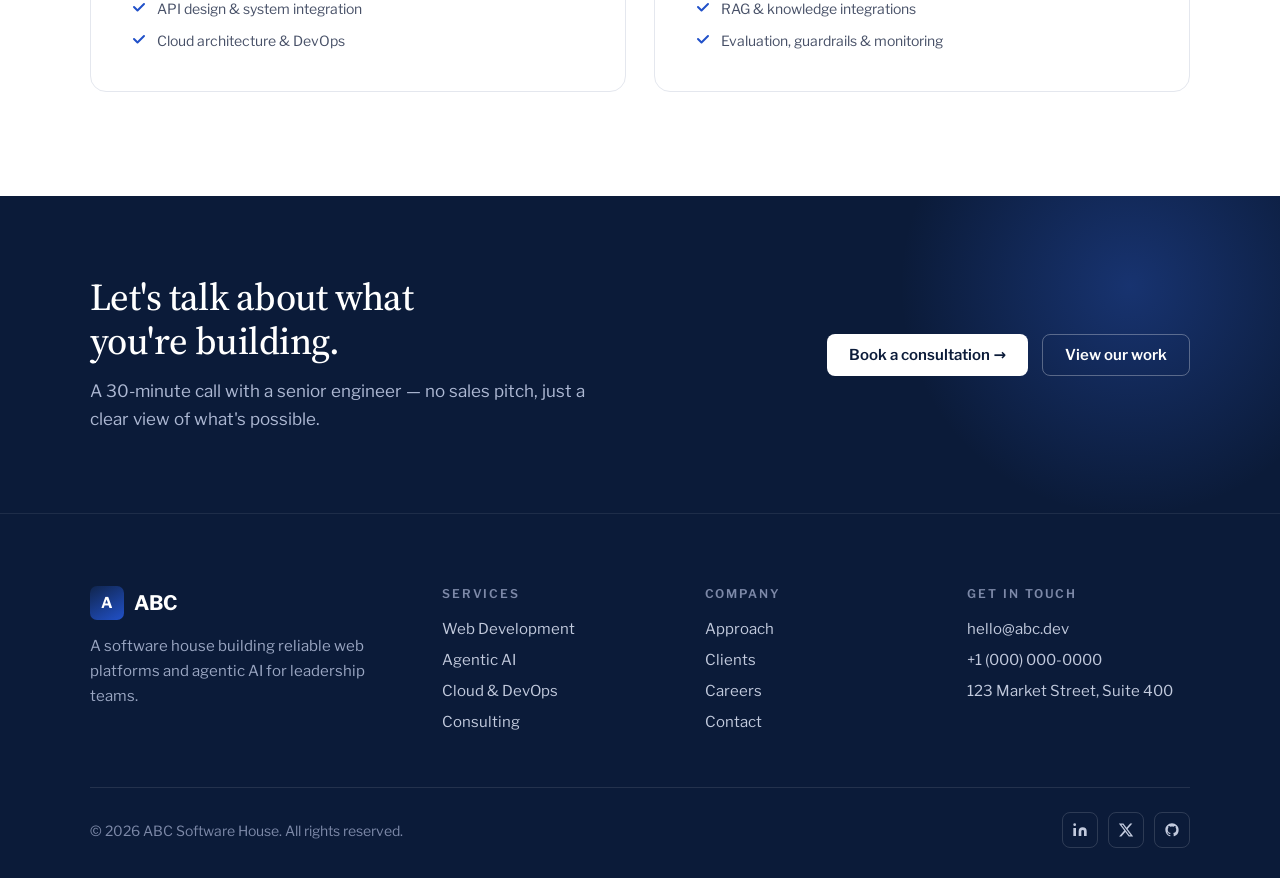
<file: claude-code/class-4/index.html>
<!DOCTYPE html>
<html lang="en">
<head>
  <meta charset="UTF-8" />
  <meta name="viewport" content="width=device-width, initial-scale=1.0" />
  <title>ABC — Software House</title>

  <link rel="preconnect" href="https://fonts.googleapis.com" />
  <link rel="preconnect" href="https://fonts.gstatic.com" crossorigin />
  <link href="https://fonts.googleapis.com/css2?family=Source+Serif+4:ital,opsz,wght@0,8..60,400;0,8..60,500;0,8..60,600;1,8..60,400;1,8..60,500;1,8..60,600&family=Libre+Franklin:wght@400;500;600;700&display=swap" rel="stylesheet" />

  <style>
    /* ── Tokens ── */
    :root {
      --navy-900: #0b1b39;
      --navy-800: #10254d;
      --navy-700: #173063;
      --blue-600: #2151c9;
      --blue-500: #3266e3;
      --ink:         #101728;
      --slate:       #475067;
      --slate-light: #6b7488;
      --line:        #e4e7ee;
      --paper:       #ffffff;
      --mist:        #f6f7fb;
      --mist-2:      #eef1f7;
      --serif: "Source Serif 4", Georgia, serif;
      --sans:  "Libre Franklin", system-ui, sans-serif;
    }

    /* ── Reset ── */
    *, *::before, *::after { box-sizing: border-box; margin: 0; padding: 0; }
    html { scroll-behavior: smooth; }
    body { font-family: var(--sans); color: var(--ink); background: var(--paper); -webkit-font-smoothing: antialiased; -moz-osx-font-smoothing: grayscale; }

    /* ── Helpers ── */
    .wrap { max-width: 1180px; margin-inline: auto; padding-inline: 40px; }
    .eyebrow { font-size: 12px; letter-spacing: 0.18em; text-transform: uppercase; font-weight: 600; color: var(--blue-600); }

    /* ── Buttons ── */
    .btn {
      font-family: var(--sans);
      font-weight: 600;
      font-size: 15px;
      padding: 11px 22px;
      border-radius: 8px;
      cursor: pointer;
      text-decoration: none;
      display: inline-flex;
      align-items: center;
      gap: 9px;
      border: none;
      transition: background 0.15s ease, box-shadow 0.15s ease, transform 0.15s ease;
    }
    .btn-primary {
      background: var(--navy-800);
      color: var(--paper);
      box-shadow: 0 1px 3px rgba(16,37,77,.18), 0 4px 12px rgba(16,37,77,.12);
    }
    .btn-primary:hover {
      background: var(--navy-900);
      transform: translateY(-1px);
      box-shadow: 0 2px 6px rgba(16,37,77,.22), 0 8px 20px rgba(16,37,77,.16);
    }
    .btn-ghost {
      background: transparent;
      color: var(--navy-900);
      border: 1px solid var(--line);
    }
    .btn-ghost:hover { background: var(--mist); }

    /* ── Navbar ── */
    .site-header {
      position: sticky;
      top: 0;
      z-index: 50;
      background: rgba(255,255,255,.86);
      backdrop-filter: blur(12px) saturate(180%);
      -webkit-backdrop-filter: blur(12px) saturate(180%);
      border-bottom: 1px solid var(--line);
    }
    .nav {
      display: flex;
      align-items: center;
      justify-content: space-between;
      height: 74px;
    }
    .brand {
      display: flex;
      align-items: center;
      gap: 10px;
      text-decoration: none;
    }
    .brand-mark {
      width: 34px;
      height: 34px;
      border-radius: 7px;
      background: linear-gradient(150deg, var(--navy-800), var(--blue-600));
      display: flex;
      align-items: center;
      justify-content: center;
      font-family: var(--sans);
      font-size: 15px;
      font-weight: 700;
      color: #fff;
      flex-shrink: 0;
    }
    .brand-name {
      font-family: var(--sans);
      font-size: 20px;
      font-weight: 700;
      color: var(--navy-900);
      letter-spacing: -0.01em;
    }
    .nav-links {
      display: flex;
      gap: 38px;
    }
    .nav-links a {
      font-size: 15px;
      font-weight: 500;
      color: var(--slate);
      text-decoration: none;
      transition: color 0.15s;
    }
    .nav-links a:hover { color: var(--navy-900); }

    /* ── Hero ── */
    .hero {
      padding-top: 96px;
      padding-bottom: 92px;
      background: linear-gradient(160deg, #fbfcfe, #f6f7fb);
      border-bottom: 1px solid var(--line);
      position: relative;
      overflow: hidden;
    }
    .hero::before {
      content: "";
      position: absolute;
      top: -120px;
      right: -80px;
      width: 600px;
      height: 600px;
      border-radius: 50%;
      background: radial-gradient(circle, rgba(33,81,201,.07) 0%, transparent 70%);
      pointer-events: none;
    }
    .hero-grid {
      display: grid;
      grid-template-columns: 1.05fr 0.95fr;
      gap: 60px;
      align-items: center;
      position: relative;
    }
    .hero-eyebrow { margin-bottom: 22px; }
    .hero h1 {
      font-family: var(--serif);
      font-size: 60px;
      font-weight: 500;
      line-height: 1.04;
      letter-spacing: -0.018em;
      color: var(--navy-900);
    }
    .hero h1 em {
      font-style: italic;
      color: var(--blue-600);
    }
    .hero-lead {
      font-size: 19px;
      color: var(--slate);
      max-width: 34ch;
      line-height: 1.65;
      margin-top: 26px;
    }
    .hero-cta {
      display: flex;
      gap: 14px;
      margin-top: 36px;
      flex-wrap: wrap;
    }
    .trust {
      display: flex;
      align-items: center;
      gap: 30px;
      margin-top: 46px;
      flex-wrap: wrap;
    }
    .trust-stat { text-align: left; }
    .trust-stat .num {
      font-family: var(--serif);
      font-size: 30px;
      font-weight: 600;
      color: var(--navy-900);
      letter-spacing: -0.02em;
      line-height: 1;
    }
    .trust-stat .lbl {
      font-size: 13px;
      color: var(--slate-light);
      margin-top: 3px;
    }
    .trust-divider {
      width: 1px;
      height: 40px;
      background: var(--line);
      flex-shrink: 0;
    }

    /* ── Hero panel visual ── */
    .panel {
      border-radius: 14px;
      border: 1px solid var(--line);
      background: var(--paper);
      box-shadow: 0 30px 60px -28px rgba(16,37,77,.35);
      overflow: hidden;
    }
    .panel-top {
      background: var(--mist);
      padding: 14px 16px;
      border-bottom: 1px solid var(--line);
      display: flex;
      gap: 7px;
      align-items: center;
    }
    .panel-top span {
      width: 10px;
      height: 10px;
      border-radius: 50%;
      background: #cdd3e0;
      display: block;
    }
    .panel-body {
      padding: 26px;
      display: grid;
      gap: 16px;
      background: repeating-linear-gradient(135deg, #fafbfd 11px, #f3f5fa 12px);
    }
    .ph-card {
      background: var(--paper);
      border: 1px solid var(--line);
      border-radius: 10px;
      padding: 18px;
      box-shadow: 0 1px 4px rgba(16,37,77,.06);
    }
    .ph-chip {
      width: 38px;
      height: 38px;
      border-radius: 8px;
      background: linear-gradient(150deg, var(--navy-800), var(--blue-600));
      margin-bottom: 14px;
    }
    .ph-line {
      height: 11px;
      border-radius: 6px;
      background: var(--mist-2);
      margin-bottom: 8px;
    }
    .ph-line.w90 { width: 90%; }
    .ph-line.w70 { width: 70%; }
    .ph-line.w55 { width: 55%; }
    .ph-row { display: grid; grid-template-columns: 1fr 1fr; gap: 16px; }
    .ph-label {
      text-align: center;
      font-family: monospace;
      font-size: 11px;
      color: var(--slate-light);
      padding: 6px 0 2px;
    }

    /* ── Client strip ── */
    .strip {
      padding: 34px 0;
      border-bottom: 1px solid var(--line);
      background: var(--paper);
    }
    .strip-inner {
      display: flex;
      align-items: center;
      justify-content: space-between;
      gap: 30px;
      flex-wrap: wrap;
    }
    .strip-label {
      font-size: 12px;
      letter-spacing: 0.16em;
      text-transform: uppercase;
      font-weight: 600;
      color: var(--slate-light);
      white-space: nowrap;
    }
    .strip-logos {
      display: flex;
      gap: 46px;
      flex-wrap: wrap;
      align-items: center;
    }
    .strip-logos span {
      font-family: var(--serif);
      font-size: 21px;
      font-weight: 600;
      color: #aab1c2;
      letter-spacing: 0.01em;
    }

    /* ── Services ── */
    .services {
      padding: 104px 0;
      background: var(--paper);
    }
    .sec-head { max-width: 640px; }
    .sec-head h2 {
      font-family: var(--serif);
      font-size: 42px;
      font-weight: 500;
      line-height: 1.1;
      letter-spacing: -0.015em;
      color: var(--navy-900);
      margin-top: 16px;
    }
    .sec-head p {
      font-size: 18px;
      color: var(--slate);
      line-height: 1.65;
      margin-top: 18px;
    }
    .svc-grid {
      display: grid;
      grid-template-columns: 1fr 1fr;
      gap: 28px;
      margin-top: 56px;
    }
    .svc {
      border: 1px solid var(--line);
      border-radius: 16px;
      padding: 40px;
      background: var(--paper);
      position: relative;
      overflow: hidden;
      transition: transform 0.2s ease, box-shadow 0.2s ease, border-color 0.2s ease;
    }
    .svc::before {
      content: "";
      position: absolute;
      top: 0; left: 0; right: 0;
      height: 3px;
      background: linear-gradient(90deg, var(--navy-800), var(--blue-500));
      opacity: 0;
      transition: opacity 0.2s ease;
    }
    .svc:hover {
      transform: translateY(-4px);
      box-shadow: 0 12px 40px rgba(16,37,77,.12);
      border-color: #c8cedb;
    }
    .svc:hover::before { opacity: 1; }
    .svc-icon {
      width: 52px;
      height: 52px;
      border-radius: 12px;
      background: var(--mist);
      border: 1px solid var(--line);
      display: flex;
      align-items: center;
      justify-content: center;
      margin-bottom: 24px;
      color: var(--navy-800);
    }
    .svc-icon svg { width: 22px; height: 22px; }
    .svc h3 {
      font-family: var(--serif);
      font-size: 25px;
      font-weight: 600;
      color: var(--navy-900);
      letter-spacing: -0.01em;
      margin-bottom: 14px;
    }
    .svc > p {
      font-size: 15px;
      color: var(--slate);
      line-height: 1.65;
    }
    .svc-list {
      list-style: none;
      margin-top: 24px;
      padding-top: 24px;
      border-top: 1px solid var(--line);
      display: flex;
      flex-direction: column;
      gap: 11px;
    }
    .svc-list li {
      display: flex;
      align-items: flex-start;
      gap: 10px;
      font-size: 14px;
      color: var(--slate);
      line-height: 1.5;
    }
    .svc-list li svg {
      width: 16px;
      height: 16px;
      flex-shrink: 0;
      margin-top: 1px;
      color: var(--blue-600);
    }

    /* ── CTA band ── */
    .band {
      background: var(--navy-900);
      position: relative;
      overflow: hidden;
    }
    .band::after {
      content: "";
      position: absolute;
      top: -160px;
      right: -100px;
      width: 500px;
      height: 500px;
      border-radius: 50%;
      background: radial-gradient(circle, rgba(50,102,227,.32) 0%, transparent 65%);
      pointer-events: none;
    }
    .band-inner {
      display: flex;
      align-items: center;
      justify-content: space-between;
      gap: 40px;
      padding-block: 80px;
      flex-wrap: wrap;
      position: relative;
      z-index: 1;
    }
    .band-copy { max-width: 520px; }
    .band-copy h2 {
      font-family: var(--serif);
      font-size: 38px;
      font-weight: 500;
      line-height: 1.15;
      letter-spacing: -0.015em;
      color: var(--paper);
      max-width: 18ch;
    }
    .band-copy p {
      margin-top: 14px;
      font-size: 17px;
      color: #aeb9d4;
      line-height: 1.65;
      max-width: 42ch;
    }
    .band-btns { display: flex; gap: 14px; flex-wrap: wrap; flex-shrink: 0; }
    .btn-white {
      font-family: var(--sans);
      font-weight: 600;
      font-size: 15px;
      padding: 11px 22px;
      border-radius: 8px;
      cursor: pointer;
      text-decoration: none;
      display: inline-flex;
      align-items: center;
      gap: 9px;
      background: var(--paper);
      color: var(--navy-900);
      border: none;
      transition: background 0.15s ease;
    }
    .btn-white:hover { background: var(--mist-2); }
    .btn-outline-white {
      font-family: var(--sans);
      font-weight: 600;
      font-size: 15px;
      padding: 11px 22px;
      border-radius: 8px;
      cursor: pointer;
      text-decoration: none;
      display: inline-flex;
      align-items: center;
      gap: 9px;
      background: transparent;
      color: var(--paper);
      border: 1px solid rgba(255,255,255,.3);
      transition: border-color 0.15s ease;
    }
    .btn-outline-white:hover { border-color: rgba(255,255,255,1); }

    /* ── Footer ── */
    .site-footer {
      background: var(--navy-900);
      border-top: 1px solid rgba(255,255,255,.08);
    }
    .foot {
      display: grid;
      grid-template-columns: 1.4fr 1fr 1fr 1fr;
      gap: 40px;
      padding: 72px 0 44px;
    }
    .foot-brand .brand-name { color: var(--paper); }
    .foot-tagline {
      font-size: 15px;
      color: #9aa6c2;
      line-height: 1.65;
      margin-top: 14px;
      max-width: 30ch;
    }
    .foot-col h4 {
      font-size: 12px;
      text-transform: uppercase;
      letter-spacing: 0.16em;
      color: #7d89a8;
      font-weight: 600;
      margin-bottom: 18px;
    }
    .foot-col ul { list-style: none; }
    .foot-col ul li { margin-bottom: 12px; }
    .foot-col ul a {
      font-size: 15px;
      color: #c2cadd;
      text-decoration: none;
      transition: color 0.15s;
    }
    .foot-col ul a:hover { color: var(--paper); }
    .foot-bottom {
      display: flex;
      align-items: center;
      justify-content: space-between;
      border-top: 1px solid rgba(255,255,255,.1);
      padding: 24px 0 30px;
      flex-wrap: wrap;
      gap: 16px;
    }
    .foot-copy { font-size: 14px; color: #7d89a8; }
    .foot-socials { display: flex; gap: 10px; }
    .foot-socials a {
      width: 36px;
      height: 36px;
      border-radius: 8px;
      border: 1px solid rgba(255,255,255,.14);
      display: flex;
      align-items: center;
      justify-content: center;
      color: #c2cadd;
      text-decoration: none;
      transition: border-color 0.15s, color 0.15s;
    }
    .foot-socials a:hover { border-color: rgba(255,255,255,.6); color: var(--paper); }
    .foot-socials svg { width: 16px; height: 16px; }

    /* ── Responsive ── */
    @media (max-width: 900px) {
      .wrap { padding-inline: 24px; }
      .nav-links { display: none; }
      .hero-grid { grid-template-columns: 1fr; gap: 48px; padding-top: 0; padding-bottom: 0; }
      .hero { padding-top: 64px; padding-bottom: 64px; }
      .hero h1 { font-size: 44px; }
      .panel { display: none; }
      .svc-grid { grid-template-columns: 1fr; }
      .sec-head h2 { font-size: 34px; }
      .band-inner { padding-block: 56px; }
      .foot { grid-template-columns: 1fr 1fr; gap: 34px; }
    }
    @media (max-width: 560px) {
      .foot { grid-template-columns: 1fr; }
      .trust { gap: 20px; flex-wrap: wrap; }
      .hero-cta { flex-direction: column; align-items: stretch; }
      .hero-cta .btn { justify-content: center; }
    }
  </style>
</head>
<body>

  <!-- ── Navbar ── -->
  <header class="site-header">
    <div class="wrap nav">
      <a href="/" class="brand">
        <div class="brand-mark">A</div>
        <span class="brand-name">ABC</span>
      </a>
      <nav class="nav-links" aria-label="Primary navigation">
        <a href="#services">Services</a>
        <a href="#approach">Approach</a>
        <a href="#clients">Clients</a>
        <a href="#contact">Contact</a>
      </nav>
      <a href="#contact" class="btn btn-primary">Book a consultation &rarr;</a>
    </div>
  </header>

  <!-- ── Hero ── -->
  <section class="hero">
    <div class="wrap hero-grid">
      <!-- Left: copy -->
      <div>
        <p class="eyebrow hero-eyebrow">Software house &middot; Est. 2015</p>
        <h1>We build the software that <em>moves your business</em> forward.</h1>
        <p class="hero-lead">ABC partners with leadership teams to ship reliable web platforms and agentic AI systems — engineered to scale.</p>
        <div class="hero-cta">
          <a href="#contact" class="btn btn-primary">Start a project &rarr;</a>
          <a href="#services" class="btn btn-ghost">Explore services</a>
        </div>
        <div class="trust">
          <div class="trust-stat">
            <div class="num">120+</div>
            <div class="lbl">Products shipped</div>
          </div>
          <div class="trust-divider"></div>
          <div class="trust-stat">
            <div class="num">10 yrs</div>
            <div class="lbl">In production</div>
          </div>
          <div class="trust-divider"></div>
          <div class="trust-stat">
            <div class="num">98%</div>
            <div class="lbl">Client retention</div>
          </div>
        </div>
      </div>
      <!-- Right: mock panel -->
      <div>
        <div class="panel">
          <div class="panel-top">
            <span></span><span></span><span></span>
          </div>
          <div class="panel-body">
            <div class="ph-card">
              <div class="ph-chip"></div>
              <div class="ph-line w90"></div>
              <div class="ph-line w70"></div>
            </div>
            <div class="ph-row">
              <div class="ph-card">
                <div class="ph-line w90"></div>
                <div class="ph-line w55"></div>
              </div>
              <div class="ph-card">
                <div class="ph-line w70"></div>
                <div class="ph-line w90"></div>
              </div>
            </div>
            <p class="ph-label">[ product / dashboard screenshot ]</p>
          </div>
        </div>
      </div>
    </div>
  </section>

  <!-- ── Client strip ── -->
  <section class="strip" id="clients">
    <div class="wrap strip-inner">
      <span class="strip-label">Trusted by teams at</span>
      <div class="strip-logos">
        <span>Northbank</span>
        <span>Meridian</span>
        <span>Vesta Health</span>
        <span>Atlas Logistics</span>
        <span>Orbit</span>
      </div>
    </div>
  </section>

  <!-- ── Services ── -->
  <section class="services" id="services">
    <div class="wrap">
      <div class="sec-head">
        <p class="eyebrow">What we do</p>
        <h2>Two focused practices, engineered for outcomes.</h2>
        <p>We keep our offering deliberately narrow so we can go deep. Every engagement is led by senior engineers and measured against your business goals.</p>
      </div>
      <div class="svc-grid">

        <!-- Web Development -->
        <div class="svc">
          <div class="svc-icon">
            <svg viewBox="0 0 24 24" fill="none" stroke="currentColor" stroke-width="1.8" stroke-linecap="round" stroke-linejoin="round">
              <polyline points="16 18 22 12 16 6"/><polyline points="8 6 2 12 8 18"/>
            </svg>
          </div>
          <h3>Web Development</h3>
          <p>High-performance web platforms and internal tools, built on modern, maintainable foundations your team can own for years.</p>
          <ul class="svc-list">
            <li>
              <svg viewBox="0 0 16 16" fill="none" stroke="currentColor" stroke-width="2" stroke-linecap="round" stroke-linejoin="round"><polyline points="3 8 6.5 11.5 13 5"/></svg>
              Custom web apps &amp; SaaS platforms
            </li>
            <li>
              <svg viewBox="0 0 16 16" fill="none" stroke="currentColor" stroke-width="2" stroke-linecap="round" stroke-linejoin="round"><polyline points="3 8 6.5 11.5 13 5"/></svg>
              API design &amp; system integration
            </li>
            <li>
              <svg viewBox="0 0 16 16" fill="none" stroke="currentColor" stroke-width="2" stroke-linecap="round" stroke-linejoin="round"><polyline points="3 8 6.5 11.5 13 5"/></svg>
              Cloud architecture &amp; DevOps
            </li>
          </ul>
        </div>

        <!-- Agentic AI -->
        <div class="svc">
          <div class="svc-icon">
            <svg viewBox="0 0 24 24" fill="none" stroke="currentColor" stroke-width="1.8" stroke-linecap="round" stroke-linejoin="round">
              <rect x="3" y="11" width="18" height="10" rx="2"/><path d="M8 11V7a4 4 0 0 1 8 0v4"/><circle cx="12" cy="16" r="1" fill="currentColor"/>
            </svg>
          </div>
          <h3>Agentic AI</h3>
          <p>Production-grade AI agents and automations that take real work off your team — designed, evaluated, and deployed responsibly.</p>
          <ul class="svc-list">
            <li>
              <svg viewBox="0 0 16 16" fill="none" stroke="currentColor" stroke-width="2" stroke-linecap="round" stroke-linejoin="round"><polyline points="3 8 6.5 11.5 13 5"/></svg>
              Autonomous agents &amp; workflows
            </li>
            <li>
              <svg viewBox="0 0 16 16" fill="none" stroke="currentColor" stroke-width="2" stroke-linecap="round" stroke-linejoin="round"><polyline points="3 8 6.5 11.5 13 5"/></svg>
              RAG &amp; knowledge integrations
            </li>
            <li>
              <svg viewBox="0 0 16 16" fill="none" stroke="currentColor" stroke-width="2" stroke-linecap="round" stroke-linejoin="round"><polyline points="3 8 6.5 11.5 13 5"/></svg>
              Evaluation, guardrails &amp; monitoring
            </li>
          </ul>
        </div>

      </div>
    </div>
  </section>

  <!-- ── CTA band ── -->
  <section class="band" id="contact">
    <div class="wrap band-inner">
      <div class="band-copy">
        <h2>Let's talk about what you're building.</h2>
        <p>A 30-minute call with a senior engineer — no sales pitch, just a clear view of what's possible.</p>
      </div>
      <div class="band-btns">
        <a href="mailto:hello@abc.dev" class="btn-white">Book a consultation &rarr;</a>
        <a href="#services" class="btn-outline-white">View our work</a>
      </div>
    </div>
  </section>

  <!-- ── Footer ── -->
  <footer class="site-footer">
    <div class="wrap">
      <div class="foot">

        <!-- Brand -->
        <div class="foot-brand">
          <a href="/" class="brand">
            <div class="brand-mark">A</div>
            <span class="brand-name">ABC</span>
          </a>
          <p class="foot-tagline">A software house building reliable web platforms and agentic AI for leadership teams.</p>
        </div>

        <!-- Services -->
        <div class="foot-col">
          <h4>Services</h4>
          <ul>
            <li><a href="#services">Web Development</a></li>
            <li><a href="#services">Agentic AI</a></li>
            <li><a href="#services">Cloud &amp; DevOps</a></li>
            <li><a href="#services">Consulting</a></li>
          </ul>
        </div>

        <!-- Company -->
        <div class="foot-col">
          <h4>Company</h4>
          <ul>
            <li><a href="#approach">Approach</a></li>
            <li><a href="#clients">Clients</a></li>
            <li><a href="#">Careers</a></li>
            <li><a href="#contact">Contact</a></li>
          </ul>
        </div>

        <!-- Contact -->
        <div class="foot-col">
          <h4>Get in touch</h4>
          <ul>
            <li><a href="mailto:hello@abc.dev">hello@abc.dev</a></li>
            <li><a href="tel:+10000000000">+1 (000) 000-0000</a></li>
            <li><a href="#">123 Market Street, Suite 400</a></li>
          </ul>
        </div>

      </div>

      <div class="foot-bottom">
        <p class="foot-copy">&copy; 2026 ABC Software House. All rights reserved.</p>
        <div class="foot-socials">
          <!-- LinkedIn -->
          <a href="#" aria-label="LinkedIn">
            <svg viewBox="0 0 24 24" fill="currentColor"><path d="M16 8a6 6 0 0 1 6 6v7h-4v-7a2 2 0 0 0-2-2 2 2 0 0 0-2 2v7h-4v-7a6 6 0 0 1 6-6z"/><rect x="2" y="9" width="4" height="12"/><circle cx="4" cy="4" r="2"/></svg>
          </a>
          <!-- X / Twitter -->
          <a href="#" aria-label="X (Twitter)">
            <svg viewBox="0 0 24 24" fill="currentColor"><path d="M18.244 2.25h3.308l-7.227 8.26 8.502 11.24H16.17l-5.214-6.817L4.99 21.75H1.68l7.73-8.835L1.254 2.25H8.08l4.713 6.231zm-1.161 17.52h1.833L7.084 4.126H5.117z"/></svg>
          </a>
          <!-- GitHub -->
          <a href="#" aria-label="GitHub">
            <svg viewBox="0 0 24 24" fill="currentColor"><path d="M12 2C6.477 2 2 6.484 2 12.017c0 4.425 2.865 8.18 6.839 9.504.5.092.682-.217.682-.483 0-.237-.008-.868-.013-1.703-2.782.605-3.369-1.343-3.369-1.343-.454-1.158-1.11-1.466-1.11-1.466-.908-.62.069-.608.069-.608 1.003.07 1.531 1.032 1.531 1.032.892 1.53 2.341 1.088 2.91.832.092-.647.35-1.088.636-1.338-2.22-.253-4.555-1.113-4.555-4.951 0-1.093.39-1.988 1.029-2.688-.103-.253-.446-1.272.098-2.65 0 0 .84-.27 2.75 1.026A9.564 9.564 0 0 1 12 6.844a9.59 9.59 0 0 1 2.504.337c1.909-1.296 2.747-1.027 2.747-1.027.546 1.379.202 2.398.1 2.651.64.7 1.028 1.595 1.028 2.688 0 3.848-2.339 4.695-4.566 4.943.359.309.678.92.678 1.855 0 1.338-.012 2.419-.012 2.747 0 .268.18.58.688.482A10.02 10.02 0 0 0 22 12.017C22 6.484 17.522 2 12 2z"/></svg>
          </a>
        </div>
      </div>
    </div>
  </footer>

</body>
</html>
</file>
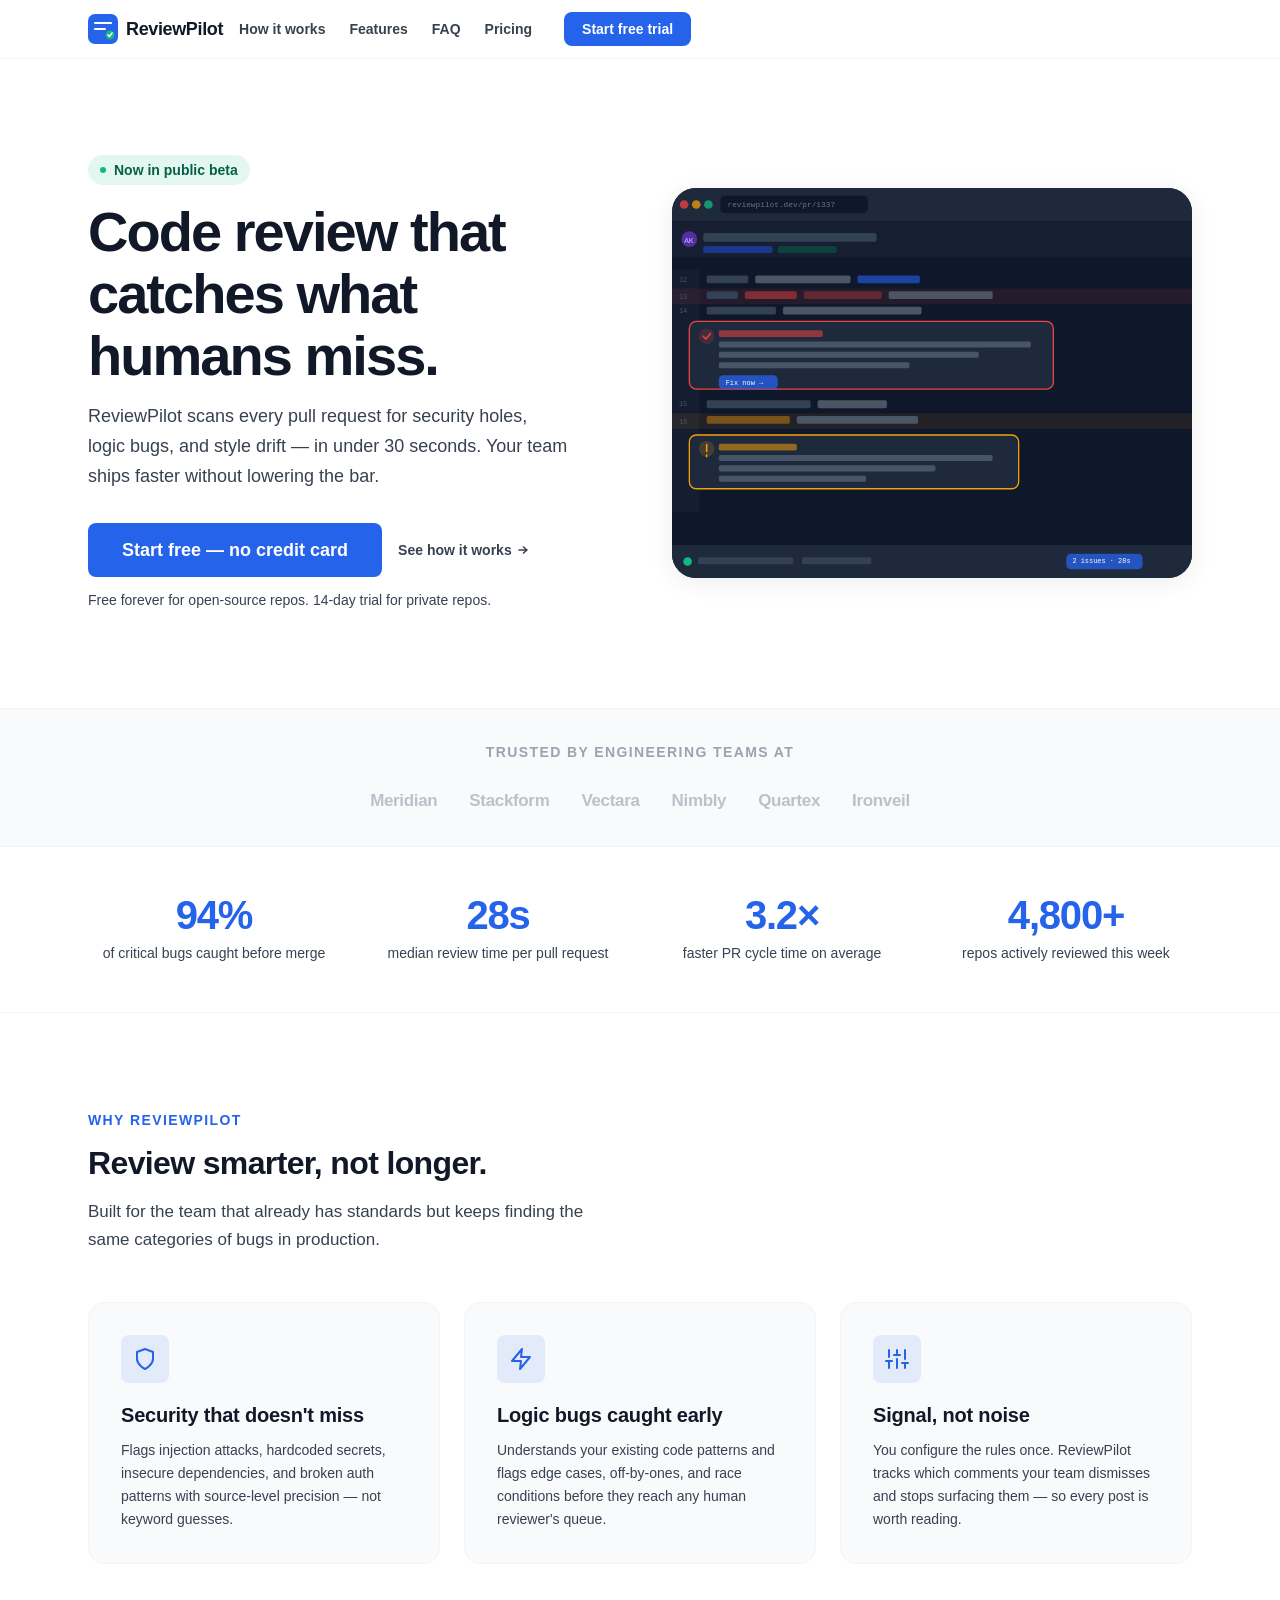
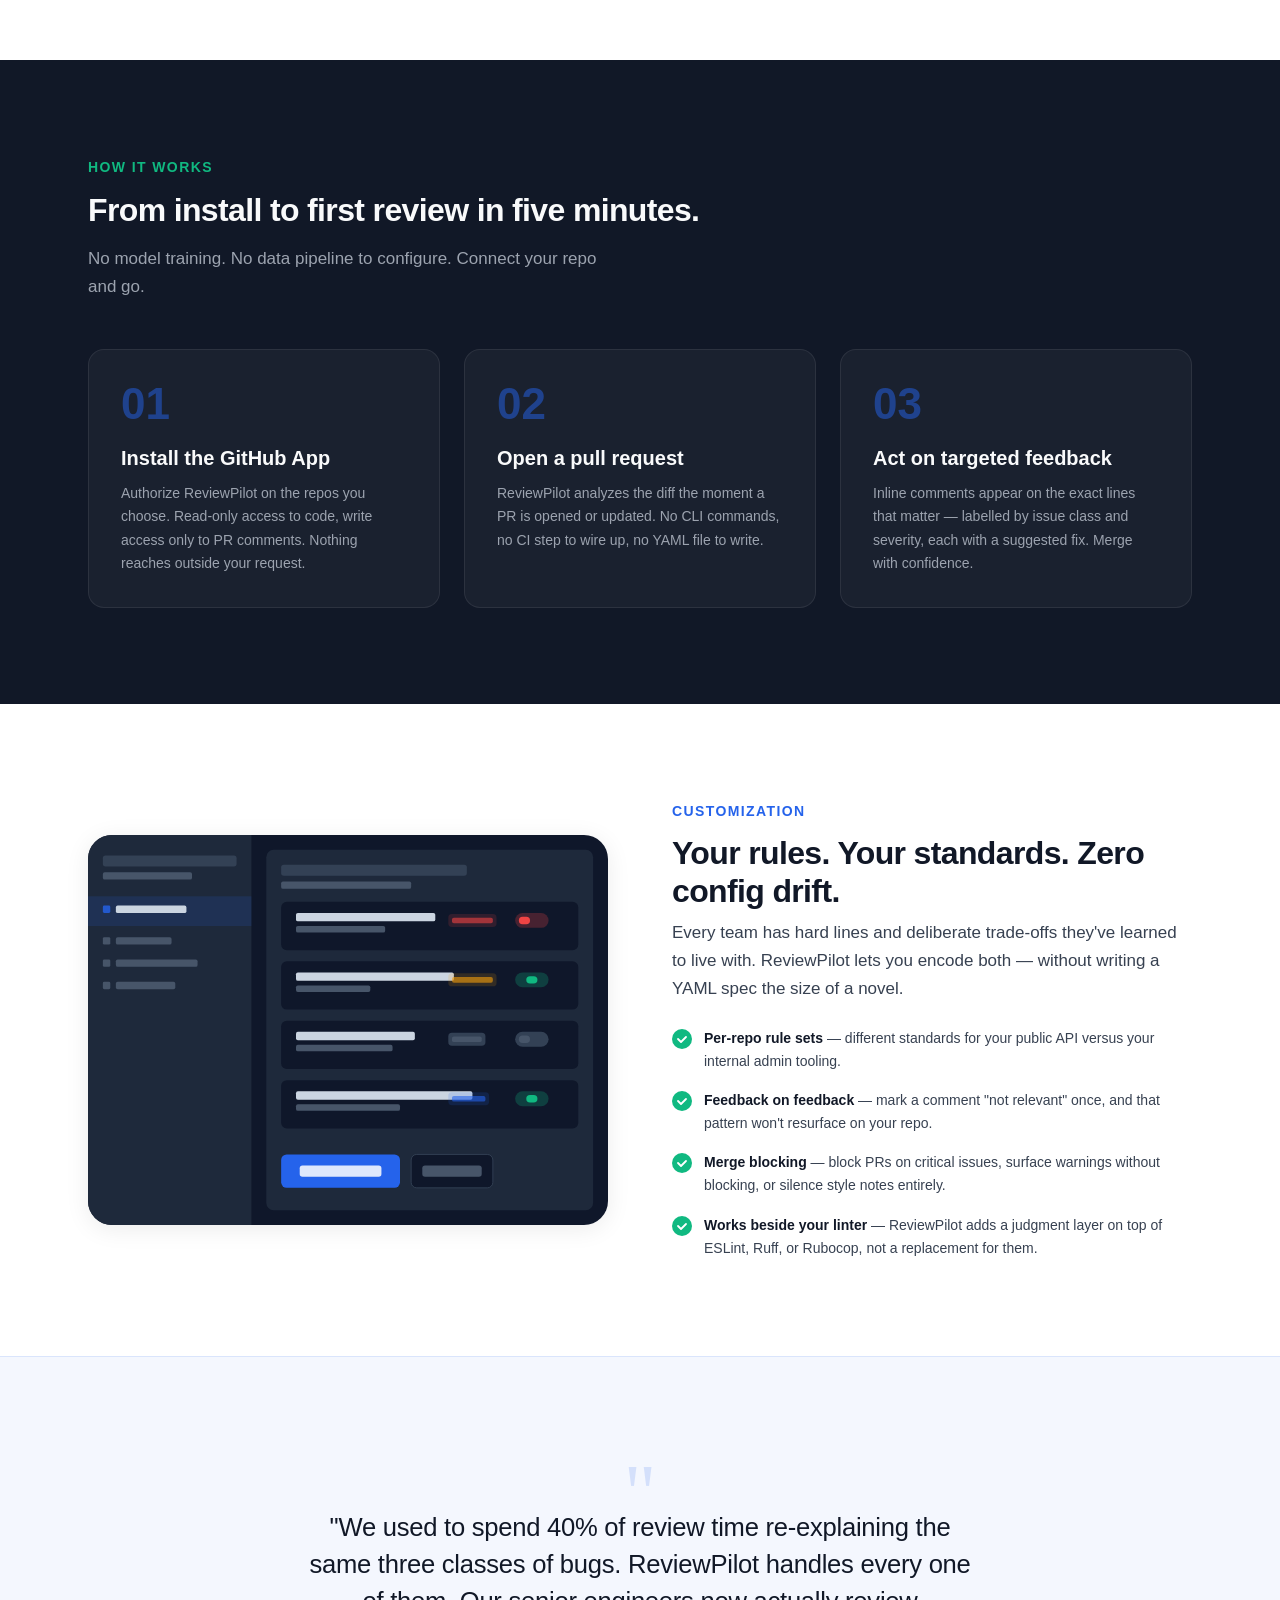
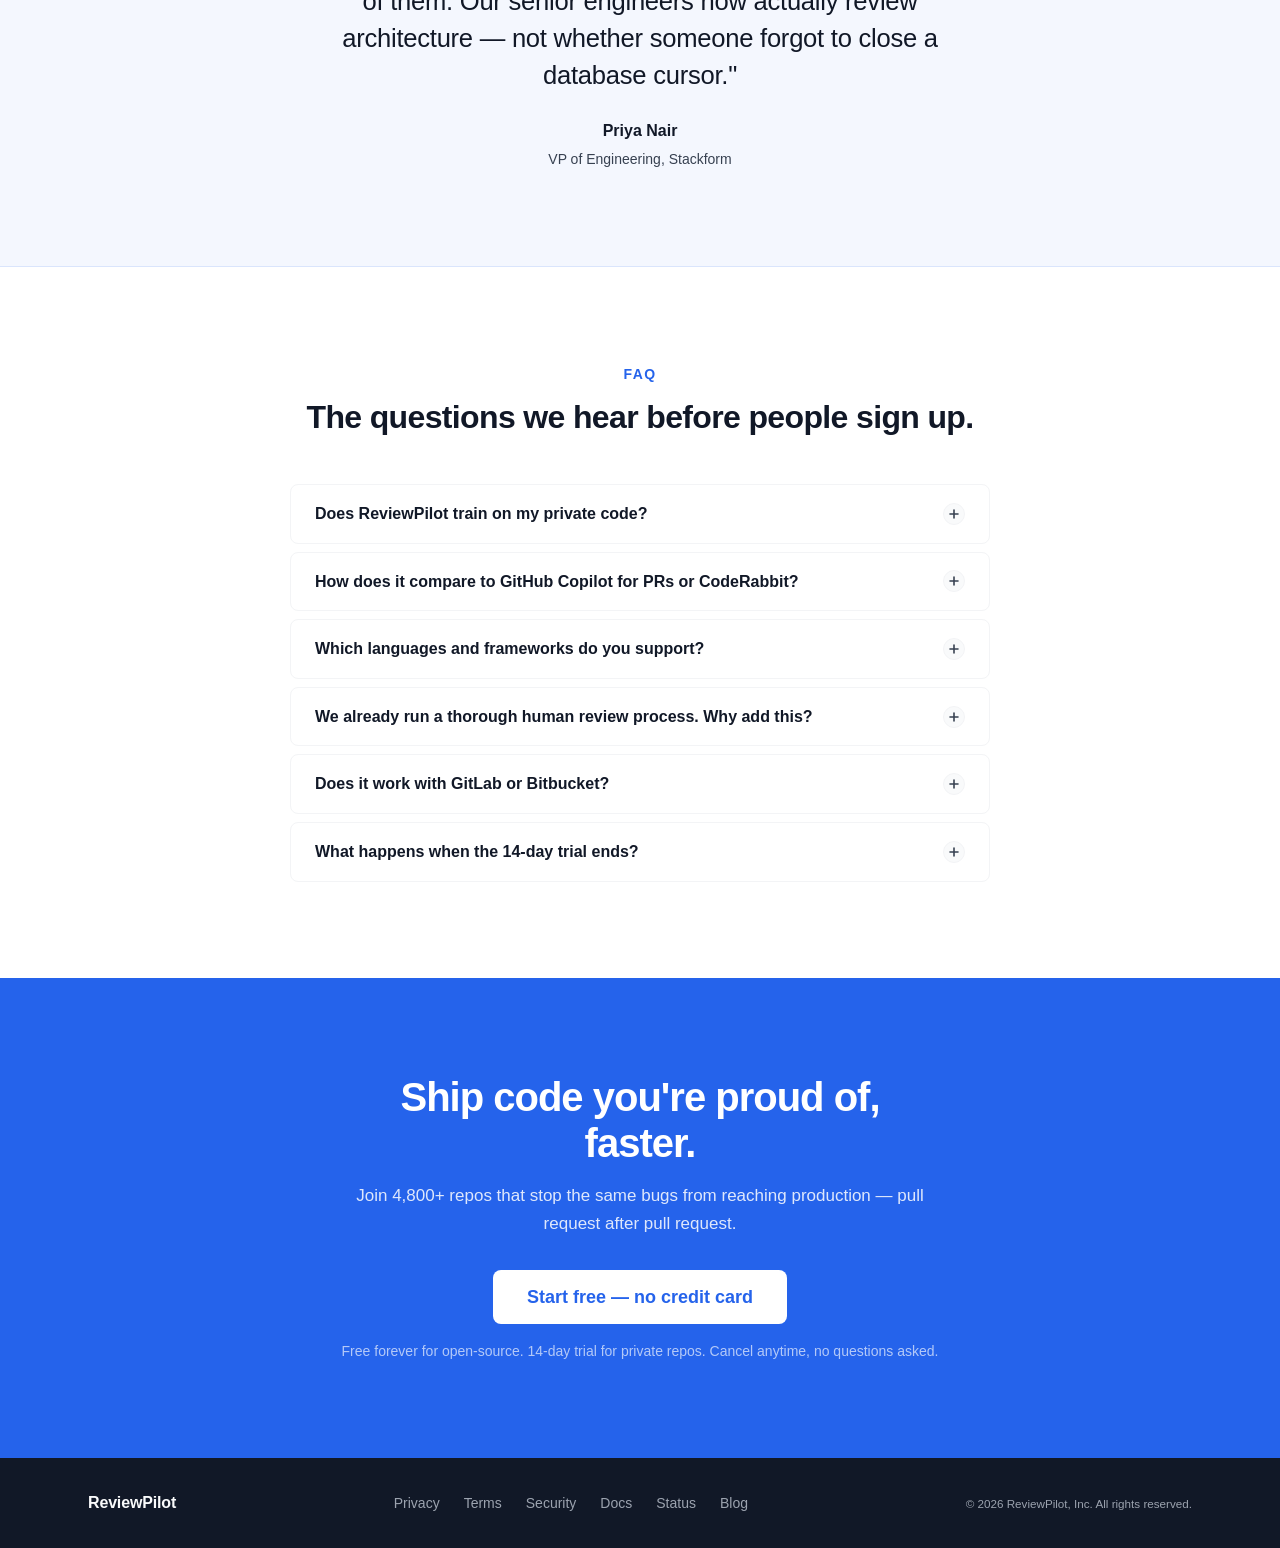
<file: prompt-engineering/class-3/index.html>
<!-- https://docs.google.com/forms/d/e/1FAIpQLSch6O3lo4VgIdSR4jGhV3pQN85b1mwCrmH4FaefHl62HMa0Sg/viewform?usp=dialog -->












<!DOCTYPE html>
<html lang="en">
<head>
  <meta charset="UTF-8">
  <meta name="viewport" content="width=device-width, initial-scale=1.0">
  <title>ReviewPilot — AI Code Review That Catches What Humans Miss</title>
  <meta name="description" content="ReviewPilot reviews every pull request for security holes, logic bugs, and style drift in under 30 seconds. Ship faster without lowering the bar.">

  <style>
    /*
     * ============================================================
     * DESIGN TOKENS & DECISIONS
     * ============================================================
     * Primary:     #2563EB  (blue-600)   — CTA, links, icons
     * Accent:      #10B981  (emerald-500) — success, positive states
     * Neutral-0:   #F9FAFB  near-white
     * Neutral-1:   #F3F4F6  light-gray surface
     * Neutral-2:   #9CA3AF  muted text
     * Neutral-3:   #374151  body text alt
     * Neutral-4:   #111827  near-black
     * Success:     #10B981  Warning: #F59E0B  Error: #EF4444
     *
     * Font: system-ui stack — zero network requests
     * Heading weight 900 gives the display line visual mass
     * without a display typeface download.
     *
     * Hero visual and feature mock are inline SVGs simulating
     * a PR review panel and a rule-config panel respectively.
     *
     * FAQ uses <details>/<summary> — no JS.
     * Sticky header background uses backdrop-filter for legibility
     * over the hero; degrades gracefully where unsupported.
     *
     * Grid: mobile 1-col → 768px 2-col → 1024px full layout.
     * Section padding: 64px mobile → 96px desktop.
     * ============================================================
     */

    /* === Reset === */
    *, *::before, *::after { box-sizing: border-box; margin: 0; padding: 0; }

    /* === Design Tokens === */
    :root {
      /* Colors */
      --clr-primary:        #2563EB;
      --clr-primary-hover:  #1D4ED8;
      --clr-primary-active: #1E40AF;
      --clr-accent:         #10B981;
      --clr-accent-hover:   #059669;

      --n0: #F9FAFB;
      --n1: #F3F4F6;
      --n2: #9CA3AF;
      --n3: #374151;
      --n4: #111827;

      --clr-success: #10B981;
      --clr-warning: #F59E0B;
      --clr-error:   #EF4444;

      --clr-bg:      #ffffff;
      --clr-surface: var(--n0);
      --clr-text:    var(--n4);
      --clr-muted:   var(--n3);
      --clr-border:  var(--n1);

      /* Typography */
      --font: -apple-system, BlinkMacSystemFont, "Segoe UI", Roboto,
              Helvetica, Arial, sans-serif, "Apple Color Emoji";
      --font-mono: ui-monospace, "Cascadia Code", "Source Code Pro",
                   Menlo, Consolas, monospace;

      --text-display: 3.5rem;   /* lh 1.10 */
      --text-h1:      2.5rem;   /* lh 1.15 */
      --text-h2:      2rem;     /* lh 1.20 */
      --text-h3:      1.25rem;  /* lh 1.30 */
      --text-body:    1rem;     /* lh 1.60 */
      --text-sm:      0.875rem; /* lh 1.50 */

      /* Spacing (4 px base) */
      --s1:  0.25rem;  /* 4  */
      --s2:  0.5rem;   /* 8  */
      --s3:  0.75rem;  /* 12 */
      --s4:  1rem;     /* 16 */
      --s6:  1.5rem;   /* 24 */
      --s8:  2rem;     /* 32 */
      --s12: 3rem;     /* 48 */
      --s16: 4rem;     /* 64 */
      --s24: 6rem;     /* 96 */

      /* Radius */
      --r-sm: 0.25rem;
      --r-md: 0.5rem;
      --r-lg: 1rem;
      --r-xl: 1.5rem;

      /* Shadow */
      --shadow: 0 4px 24px rgba(0,0,0,0.08);

      /* Motion */
      --dur-micro: 150ms;
      --dur-large: 250ms;
      --ease-out:  ease-out;
    }

    /* Kill all motion if user prefers it */
    @media (prefers-reduced-motion: reduce) {
      *, *::before, *::after {
        animation-duration:    0.01ms !important;
        animation-iteration-count: 1 !important;
        transition-duration:   0.01ms !important;
        scroll-behavior:       auto   !important;
      }
    }

    /* === Base === */
    html { scroll-behavior: smooth; }

    body {
      font-family:  var(--font);
      font-size:    var(--text-body);
      line-height:  1.6;
      color:        var(--clr-text);
      background:   var(--clr-bg);
      -webkit-font-smoothing: antialiased;
    }

    img, svg { display: block; max-width: 100%; }

    /* === Links === */
    a {
      color:                  var(--clr-primary);
      text-decoration:        underline;
      text-decoration-thickness: 1px;
      text-underline-offset:  3px;
      transition: color var(--dur-micro) ease;
    }
    a:hover { color: var(--clr-primary-hover); }
    a:focus-visible {
      outline:        2px solid var(--clr-primary);
      outline-offset: 3px;
      border-radius:  var(--r-sm);
    }

    /* === Skip Link === */
    .skip-link {
      position:      absolute;
      top:           -100%;
      left:          var(--s4);
      z-index:       9999;
      padding:       var(--s2) var(--s4);
      background:    var(--clr-primary);
      color:         #fff;
      font-weight:   700;
      text-decoration: none;
      border-radius: var(--r-md);
      transition:    top var(--dur-micro) ease;
    }
    .skip-link:focus { top: var(--s4); }

    /* === SR-only === */
    .sr-only {
      position:   absolute;
      width:      1px;
      height:     1px;
      padding:    0;
      margin:     -1px;
      overflow:   hidden;
      clip:       rect(0,0,0,0);
      white-space: nowrap;
      border:     0;
    }

    /* === Buttons === */
    .btn {
      display:        inline-flex;
      align-items:    center;
      gap:            var(--s2);
      padding:        var(--s3) var(--s6);
      font-family:    inherit;
      font-size:      var(--text-body);
      font-weight:    700;
      line-height:    1;
      text-decoration: none;
      border:         2px solid transparent;
      border-radius:  var(--r-md);
      cursor:         pointer;
      transition:
        background-color var(--dur-micro) ease,
        color            var(--dur-micro) ease,
        border-color     var(--dur-micro) ease,
        box-shadow       var(--dur-micro) ease;
    }
    .btn:focus-visible {
      outline:        3px solid var(--clr-primary);
      outline-offset: 3px;
    }
    .btn:disabled {
      opacity: 0.45;
      cursor:  not-allowed;
    }

    .btn-primary {
      background: var(--clr-primary);
      color:      #fff;
    }
    .btn-primary:hover  { background: var(--clr-primary-hover); color: #fff; }
    .btn-primary:active { background: var(--clr-primary-active); color: #fff; }

    .btn-ghost {
      background:   transparent;
      color:        var(--clr-primary);
      border-color: var(--clr-primary);
    }
    .btn-ghost:hover {
      background: var(--clr-primary);
      color:      #fff;
    }

    .btn-lg {
      padding:     var(--s4) var(--s8);
      font-size:   1.125rem;
      border-radius: var(--r-md);
    }

    /* === Layout === */
    .container {
      width:         100%;
      max-width:     1200px;
      margin-inline: auto;
      padding-inline: var(--s4);
    }
    @media (min-width: 768px)  { .container { padding-inline: var(--s8); } }
    @media (min-width: 1280px) { .container { padding-inline: var(--s12); } }

    .section-pad {
      padding-block: var(--s16);
    }
    @media (min-width: 768px) {
      .section-pad { padding-block: var(--s24); }
    }

    /* Shared section-header typography */
    .section-eyebrow {
      display:      block;
      font-size:    var(--text-sm);
      font-weight:  700;
      text-transform: uppercase;
      letter-spacing: 0.1em;
      color:        var(--clr-primary);
      margin-bottom: var(--s3);
    }
    .section-title {
      font-size:    clamp(1.75rem, 3.5vw, var(--text-h2));
      font-weight:  900;
      line-height:  1.2;
      letter-spacing: -0.02em;
      color:        var(--clr-text);
      margin-bottom: var(--s4);
    }
    .section-subtitle {
      font-size:  1.0625rem;
      color:      var(--clr-muted);
      max-width:  54ch;
      line-height: 1.65;
    }
    .section-header { margin-bottom: var(--s12); }


    /* ============================================================
       === Sticky Header ===
       ============================================================ */
    .site-header {
      position:        sticky;
      top:             0;
      z-index:         100;
      background:      rgba(255,255,255,0.92);
      backdrop-filter: blur(10px);
      -webkit-backdrop-filter: blur(10px);
      border-bottom:   1px solid var(--clr-border);
    }

    .header-inner {
      display:      flex;
      align-items:  center;
      gap:          var(--s4);
      padding-block: var(--s3);
    }

    /* Logo */
    .logo {
      display:      flex;
      align-items:  center;
      gap:          var(--s2);
      text-decoration: none;
      color:        var(--clr-text);
      font-weight:  900;
      font-size:    1.125rem;
      letter-spacing: -0.02em;
      flex-shrink:  0;
      transition:   color var(--dur-micro) ease;
    }
    .logo:hover { color: var(--clr-primary); }
    .logo:focus-visible {
      outline:       2px solid var(--clr-primary);
      outline-offset: 3px;
      border-radius: var(--r-sm);
    }
    .logo-icon {
      width:  30px;
      height: 30px;
      flex-shrink: 0;
    }

    /* Primary nav — hidden on mobile, flex on 768+ */
    .primary-nav {
      display: none;
      list-style: none;
      margin-inline-start: auto;
    }
    @media (min-width: 768px) {
      .primary-nav {
        display:     flex;
        align-items: center;
        gap:         var(--s6);
      }
    }
    .primary-nav a {
      text-decoration: none;
      font-size:  var(--text-sm);
      font-weight: 600;
      color:       var(--clr-muted);
      transition:  color var(--dur-micro) ease;
    }
    .primary-nav a:hover,
    .primary-nav a:focus-visible { color: var(--clr-text); }

    .header-cta {
      margin-inline-start: auto;
      font-size: var(--text-sm) !important;
      padding:   var(--s2) var(--s4) !important;
    }
    @media (min-width: 768px) {
      .header-cta { margin-inline-start: var(--s4); }
    }


    /* ============================================================
       === Hero ===
       ============================================================ */
    .hero {
      background:   var(--clr-bg);
      padding-block: var(--s16);
      overflow:      hidden;
    }
    @media (min-width: 768px) { .hero { padding-block: var(--s24); } }

    .hero-grid {
      display: grid;
      gap:     var(--s12);
      align-items: center;
    }
    @media (min-width: 1024px) {
      .hero-grid {
        grid-template-columns: 1fr 1fr;
        gap: var(--s16);
      }
    }

    .hero-badge {
      display:      inline-flex;
      align-items:  center;
      gap:          var(--s2);
      background:   color-mix(in srgb, var(--clr-accent) 12%, transparent);
      color:        #065f46;
      font-size:    var(--text-sm);
      font-weight:  700;
      padding:      var(--s1) var(--s3);
      border-radius: 999px;
      margin-bottom: var(--s4);
    }
    .hero-badge-dot {
      width:         6px;
      height:        6px;
      border-radius: 50%;
      background:    var(--clr-accent);
      flex-shrink:   0;
    }

    .hero-title {
      font-size:      clamp(2.25rem, 5.5vw, var(--text-display));
      font-weight:    900;
      line-height:    1.1;
      letter-spacing: -0.035em;
      color:          var(--clr-text);
      margin-bottom:  var(--s4);
    }

    .hero-subtitle {
      font-size:     1.125rem;
      color:         var(--clr-muted);
      max-width:     48ch;
      line-height:   1.65;
      margin-bottom: var(--s8);
    }

    .hero-actions {
      display:     flex;
      flex-wrap:   wrap;
      align-items: center;
      gap:         var(--s4);
      margin-bottom: var(--s3);
    }

    .hero-text-link {
      font-size:   var(--text-sm);
      font-weight: 700;
      color:       var(--clr-muted);
      text-decoration: none;
      display:     inline-flex;
      align-items: center;
      gap:         var(--s1);
      transition:  color var(--dur-micro) ease;
    }
    .hero-text-link:hover { color: var(--clr-text); }
    .hero-text-link:focus-visible {
      outline:        2px solid var(--clr-primary);
      outline-offset: 3px;
      border-radius:  var(--r-sm);
    }

    .hero-note {
      font-size: var(--text-sm);
      color:     var(--clr-muted);
    }

    /* Hero product visual (SVG mock of a PR review panel) */
    .hero-visual {
      border-radius: var(--r-xl);
      overflow:      hidden;
      box-shadow:    var(--shadow), 0 0 0 1px rgba(255,255,255,0.06);
      aspect-ratio:  4/3;
      max-height:    420px;
    }


    /* ============================================================
       === Social Proof Strip ===
       ============================================================ */
    .proof-strip {
      background:   var(--clr-surface);
      border-block: 1px solid var(--clr-border);
      padding-block: var(--s8);
    }

    .proof-eyebrow {
      text-align:     center;
      font-size:      var(--text-sm);
      font-weight:    700;
      text-transform: uppercase;
      letter-spacing: 0.1em;
      color:          var(--n2);
      margin-bottom:  var(--s6);
    }

    .proof-logos {
      display:         flex;
      flex-wrap:       wrap;
      justify-content: center;
      align-items:     center;
      gap:             var(--s8);
      list-style:      none;
    }

    .proof-logo {
      font-size:    1.0625rem;
      font-weight:  900;
      color:        var(--n2);
      letter-spacing: -0.02em;
      opacity:      0.65;
      transition:   opacity var(--dur-micro) ease;
    }
    .proof-logo:hover { opacity: 1; }


    /* ============================================================
       === Stats Band ===
       ============================================================ */
    .stats-band {
      border-bottom: 1px solid var(--clr-border);
      padding-block: var(--s12);
    }

    .stats-grid {
      display:    grid;
      grid-template-columns: repeat(2, 1fr);
      gap:        var(--s8);
      text-align: center;
    }
    @media (min-width: 768px) {
      .stats-grid { grid-template-columns: repeat(4, 1fr); }
    }

    .stat-value {
      font-size:    2.5rem;
      font-weight:  900;
      letter-spacing: -0.03em;
      color:        var(--clr-primary);
      line-height:  1;
      margin-bottom: var(--s2);
    }

    .stat-label {
      font-size:  var(--text-sm);
      color:      var(--clr-muted);
      line-height: 1.5;
    }


    /* ============================================================
       === Value Props ===
       ============================================================ */
    .value-props { background: var(--clr-bg); }

    .cards-3 {
      display: grid;
      grid-template-columns: 1fr;
      gap:     var(--s6);
    }
    @media (min-width: 768px) {
      .cards-3 { grid-template-columns: repeat(3, 1fr); }
    }

    .vp-card {
      padding:      var(--s8);
      background:   var(--clr-surface);
      border:       1px solid var(--clr-border);
      border-radius: var(--r-lg);
      transition:
        box-shadow var(--dur-large) var(--ease-out),
        transform  var(--dur-large) var(--ease-out);
    }
    .vp-card:hover {
      box-shadow: var(--shadow);
      transform:  translateY(-2px);
    }
    .vp-card:focus-within { box-shadow: var(--shadow); }

    .vp-icon {
      width:         48px;
      height:        48px;
      display:       flex;
      align-items:   center;
      justify-content: center;
      background:    color-mix(in srgb, var(--clr-primary) 10%, transparent);
      border-radius: var(--r-md);
      color:         var(--clr-primary);
      margin-bottom: var(--s4);
      flex-shrink:   0;
    }

    .vp-title {
      font-size:    var(--text-h3);
      font-weight:  800;
      letter-spacing: -0.01em;
      color:        var(--clr-text);
      margin-bottom: var(--s2);
    }

    .vp-body {
      font-size:  var(--text-sm);
      color:      var(--clr-muted);
      line-height: 1.65;
    }


    /* ============================================================
       === How It Works ===
       ============================================================ */
    .how-it-works {
      background: var(--n4);
    }
    .how-it-works .section-eyebrow  { color: var(--clr-accent); }
    .how-it-works .section-title    { color: var(--n0); }
    .how-it-works .section-subtitle { color: var(--n2); }

    .steps-grid {
      display: grid;
      grid-template-columns: 1fr;
      gap:     var(--s6);
      list-style: none;
      counter-reset: steps;
    }
    @media (min-width: 768px) {
      .steps-grid { grid-template-columns: repeat(3, 1fr); }
    }

    .step {
      counter-increment: steps;
      padding:       var(--s8);
      background:    rgba(255,255,255,0.04);
      border:        1px solid rgba(255,255,255,0.08);
      border-radius: var(--r-lg);
    }

    .step::before {
      content:       counter(steps, decimal-leading-zero);
      display:       block;
      font-size:     2.75rem;
      font-weight:   900;
      line-height:   1;
      color:         var(--clr-primary);
      opacity:       0.5;
      margin-bottom: var(--s4);
      font-variant-numeric: tabular-nums;
    }

    .step-title {
      font-size:    var(--text-h3);
      font-weight:  800;
      color:        var(--n0);
      margin-bottom: var(--s2);
    }

    .step-body {
      font-size:  var(--text-sm);
      color:      var(--n2);
      line-height: 1.65;
    }


    /* ============================================================
       === Feature Deep-Dive ===
       ============================================================ */
    .feature-section { background: var(--clr-bg); }

    .feature-grid {
      display:     grid;
      gap:         var(--s12);
      align-items: center;
    }
    @media (min-width: 1024px) {
      .feature-grid {
        grid-template-columns: 1fr 1fr;
        gap: var(--s16);
      }
    }

    /* Feature mock SVG wrapper */
    .feature-mock {
      border-radius: var(--r-xl);
      overflow:      hidden;
      box-shadow:    var(--shadow);
      aspect-ratio:  4/3;
      max-height:    400px;
    }

    .feature-copy .section-title { margin-bottom: var(--s2); }
    .feature-copy .feature-desc {
      font-size:   1.0625rem;
      color:       var(--clr-muted);
      line-height: 1.65;
      margin-top:  var(--s2);
      margin-bottom: var(--s6);
    }

    .feature-list {
      list-style:     none;
      display:        flex;
      flex-direction: column;
      gap:            var(--s4);
    }

    .feature-item {
      display:     flex;
      gap:         var(--s3);
      align-items: flex-start;
    }

    .check-dot {
      flex-shrink: 0;
      width:       20px;
      height:      20px;
      background:  var(--clr-accent);
      border-radius: 50%;
      display:     flex;
      align-items: center;
      justify-content: center;
      margin-top:  2px;
    }

    .feature-item-text {
      font-size:  var(--text-sm);
      color:      var(--clr-muted);
      line-height: 1.65;
    }
    .feature-item-text strong {
      color:      var(--clr-text);
      font-weight: 700;
    }


    /* ============================================================
       === Testimonial ===
       ============================================================ */
    .testimonial-section {
      background:  color-mix(in srgb, var(--clr-primary) 5%, var(--clr-bg));
      border-block: 1px solid color-mix(in srgb, var(--clr-primary) 12%, transparent);
    }

    .testimonial-wrap {
      max-width:     680px;
      margin-inline: auto;
      text-align:    center;
    }

    .quote-glyph {
      display:     block;
      font-size:   5rem;
      line-height: 1;
      font-family: Georgia, "Times New Roman", serif;
      color:       var(--clr-primary);
      opacity:     0.15;
      margin-bottom: calc(-1 * var(--s6));
      user-select: none;
      aria-hidden: true;
    }

    .testimonial-text {
      font-size:    clamp(1.2rem, 2.4vw, 1.6rem);
      font-weight:  500;
      line-height:  1.45;
      letter-spacing: -0.01em;
      color:        var(--clr-text);
      margin-bottom: var(--s6);
    }

    .testimonial-attribution {
      display:        flex;
      flex-direction: column;
      align-items:    center;
      gap:            var(--s1);
    }
    .attr-name {
      font-weight: 800;
      font-size:   var(--text-body);
      color:       var(--clr-text);
    }
    .attr-role {
      font-size: var(--text-sm);
      color:     var(--clr-muted);
    }


    /* ============================================================
       === FAQ ===
       ============================================================ */
    .faq-section { background: var(--clr-bg); }
    .faq-section .section-header { text-align: center; }

    .faq-list {
      max-width:      700px;
      margin-inline:  auto;
      display:        flex;
      flex-direction: column;
      gap:            var(--s2);
    }

    details.faq-item {
      border:        1px solid var(--clr-border);
      border-radius: var(--r-md);
      overflow:      hidden;
      transition:    border-color var(--dur-micro) ease;
    }
    details.faq-item[open] {
      border-color: color-mix(in srgb, var(--clr-primary) 35%, transparent);
    }

    summary.faq-q {
      display:         flex;
      justify-content: space-between;
      align-items:     center;
      gap:             var(--s4);
      padding:         var(--s4) var(--s6);
      font-weight:     700;
      font-size:       var(--text-body);
      color:           var(--clr-text);
      cursor:          pointer;
      user-select:     none;
      list-style:      none;
      transition:      background-color var(--dur-micro) ease;
    }
    summary.faq-q::-webkit-details-marker { display: none; }
    summary.faq-q::marker                 { display: none; }
    summary.faq-q:hover                   { background: var(--clr-surface); }
    summary.faq-q:focus-visible {
      outline:        2px solid var(--clr-primary);
      outline-offset: -2px;
    }

    .faq-icon {
      flex-shrink:  0;
      width:        22px;
      height:       22px;
      border-radius: 50%;
      background:   var(--clr-surface);
      border:       1px solid var(--clr-border);
      display:      flex;
      align-items:  center;
      justify-content: center;
      color:        var(--clr-muted);
      transition:
        transform         var(--dur-micro) ease,
        background-color  var(--dur-micro) ease,
        color             var(--dur-micro) ease;
    }
    details[open] .faq-icon {
      transform:  rotate(45deg);
      background: color-mix(in srgb, var(--clr-primary) 12%, transparent);
      color:      var(--clr-primary);
      border-color: color-mix(in srgb, var(--clr-primary) 20%, transparent);
    }

    .faq-answer {
      padding:      0 var(--s6) var(--s4);
      border-top:   1px solid var(--clr-border);
    }
    .faq-answer p {
      font-size:   var(--text-sm);
      color:       var(--clr-muted);
      line-height: 1.7;
      padding-top: var(--s4);
    }
    .faq-answer a { font-weight: 600; }


    /* ============================================================
       === Final CTA Band ===
       ============================================================ */
    .cta-band {
      background: var(--clr-primary);
      color:      #fff;
    }
    .cta-band-inner {
      max-width:     600px;
      margin-inline: auto;
      text-align:    center;
    }
    .cta-band-title {
      font-size:    clamp(1.75rem, 4vw, 2.5rem);
      font-weight:  900;
      line-height:  1.15;
      letter-spacing: -0.025em;
      margin-bottom: var(--s4);
    }
    .cta-band-sub {
      font-size:     1.0625rem;
      opacity:       0.85;
      line-height:   1.65;
      margin-bottom: var(--s8);
    }
    /* Inverted button on colored background */
    .cta-band .btn-primary {
      background: #fff;
      color:      var(--clr-primary);
    }
    .cta-band .btn-primary:hover {
      background: var(--n1);
      color:      var(--clr-primary-hover);
    }
    .cta-band .btn-primary:focus-visible {
      outline-color: #fff;
    }
    .cta-band-note {
      font-size:    var(--text-sm);
      opacity:      0.65;
      margin-top:   var(--s4);
    }


    /* ============================================================
       === Footer ===
       ============================================================ */
    .site-footer {
      background:   var(--n4);
      color:        var(--n2);
      padding-block: var(--s8);
    }

    .footer-inner {
      display:        flex;
      flex-direction: column;
      align-items:    center;
      gap:            var(--s4);
      text-align:     center;
    }
    @media (min-width: 768px) {
      .footer-inner {
        flex-direction: row;
        justify-content: space-between;
        text-align:      left;
      }
    }

    .footer-logo {
      font-weight:    900;
      font-size:      var(--text-body);
      color:          var(--n0);
      text-decoration: none;
      letter-spacing: -0.01em;
      flex-shrink:    0;
    }
    .footer-logo:hover { color: #fff; }
    .footer-logo:focus-visible {
      outline:        2px solid var(--n0);
      outline-offset: 3px;
      border-radius:  var(--r-sm);
    }

    .footer-links {
      display:         flex;
      flex-wrap:       wrap;
      justify-content: center;
      gap:             var(--s4) var(--s6);
      list-style:      none;
    }
    .footer-links a {
      font-size:   var(--text-sm);
      color:       var(--n2);
      text-decoration: none;
      transition:  color var(--dur-micro) ease;
    }
    .footer-links a:hover { color: var(--n0); }
    .footer-links a:focus-visible {
      color:          var(--n0);
      outline:        2px solid var(--n0);
      outline-offset: 3px;
      border-radius:  var(--r-sm);
    }

    .footer-copy {
      font-size: var(--text-sm);
      color:     var(--n2);
      white-space: nowrap;
    }
  </style>
</head>
<body>

  <a href="#main-content" class="skip-link">Skip to main content</a>

  <!-- ============================================================
       Sticky Header
       ============================================================ -->
  <header class="site-header" role="banner">
    <div class="container">
      <div class="header-inner">

        <a href="/" class="logo" aria-label="ReviewPilot — home">
          <svg class="logo-icon" viewBox="0 0 30 30" fill="none" aria-hidden="true" focusable="false">
            <rect width="30" height="30" rx="7" fill="#2563EB"/>
            <path d="M7 9h16M7 15h10" stroke="#fff" stroke-width="2.2" stroke-linecap="round"/>
            <circle cx="22" cy="21" r="4.5" fill="#10B981"/>
            <path d="M20 21l1.4 1.5L24 19" stroke="#fff" stroke-width="1.6" stroke-linecap="round" stroke-linejoin="round"/>
          </svg>
          ReviewPilot
        </a>

        <nav aria-label="Primary navigation">
          <ul class="primary-nav" role="list">
            <li><a href="#how-it-works">How it works</a></li>
            <li><a href="#features">Features</a></li>
            <li><a href="#faq">FAQ</a></li>
            <li><a href="#pricing">Pricing</a></li>
          </ul>
        </nav>

        <a href="#get-started" class="btn btn-primary header-cta">
          Start free trial
        </a>

      </div>
    </div>
  </header>

  <!-- ============================================================
       Main
       ============================================================ -->
  <main id="main-content">

    <!-- ============================================================
         Hero
         ============================================================ -->
    <section class="hero" aria-labelledby="hero-heading">
      <div class="container">
        <div class="hero-grid">

          <div class="hero-copy">
            <div class="hero-badge" role="status" aria-label="Status: Now in public beta">
              <span class="hero-badge-dot" aria-hidden="true"></span>
              Now in public beta
            </div>

            <h1 id="hero-heading" class="hero-title">
              Code review that catches what humans miss.
            </h1>

            <p class="hero-subtitle">
              ReviewPilot scans every pull request for security holes, logic bugs, and style drift — in under 30&nbsp;seconds. Your team ships faster without lowering the bar.
            </p>

            <div class="hero-actions">
              <a id="get-started" href="#trial" class="btn btn-primary btn-lg">
                Start free — no credit card
              </a>
              <a href="#how-it-works" class="hero-text-link">
                See how it works
                <svg width="14" height="14" viewBox="0 0 14 14" fill="none" aria-hidden="true" focusable="false">
                  <path d="M3 7h8M7.5 4l3.5 3-3.5 3" stroke="currentColor" stroke-width="1.6" stroke-linecap="round" stroke-linejoin="round"/>
                </svg>
              </a>
            </div>

            <p class="hero-note">Free forever for open-source repos. 14-day trial for private repos.</p>
          </div>

          <!-- Inline SVG: PR review panel mock -->
          <div class="hero-visual" role="img" aria-label="ReviewPilot interface showing a pull request diff with two inline comments — one flagging a potential SQL injection vulnerability in red, and one warning about a missing null check in amber. A green status bar shows 2 issues found in 28 seconds.">
            <svg width="100%" height="100%" viewBox="0 0 600 450" fill="none" xmlns="http://www.w3.org/2000/svg" aria-hidden="true" focusable="false">
              <!-- Window background -->
              <rect width="600" height="450" fill="#0F172A"/>
              <!-- Title bar -->
              <rect width="600" height="38" fill="#1E293B"/>
              <circle cx="14" cy="19" r="5" fill="#EF4444" opacity="0.75"/>
              <circle cx="28" cy="19" r="5" fill="#F59E0B" opacity="0.75"/>
              <circle cx="42" cy="19" r="5" fill="#10B981" opacity="0.75"/>
              <rect x="56" y="9" width="170" height="20" rx="5" fill="#0F172A"/>
              <text x="64" y="22" font-family="ui-monospace,monospace" font-size="9" fill="#64748B">reviewpilot.dev/pr/1337</text>
              <!-- PR header -->
              <rect y="38" width="600" height="42" fill="#1E293B" opacity="0.5"/>
              <circle cx="20" cy="59" r="9" fill="#7C3AED" opacity="0.6"/>
              <text x="14" y="63" font-family="ui-monospace,monospace" font-size="9" fill="#C4B5FD">AK</text>
              <rect x="36" y="52" width="200" height="10" rx="3" fill="#334155"/>
              <rect x="36" y="67" width="80" height="8" rx="3" fill="#1D4ED8" opacity="0.55"/>
              <rect x="122" y="67" width="68" height="8" rx="3" fill="#065F46" opacity="0.55"/>
              <!-- Line numbers + code lines -->
              <rect x="0" y="94" width="32" height="280" fill="#1E293B" opacity="0.4"/>
              <!-- line 1 -->
              <text x="8" y="108" font-family="ui-monospace,monospace" font-size="8" fill="#475569">12</text>
              <rect x="40" y="101" width="48" height="9" rx="2" fill="#334155"/>
              <rect x="96" y="101" width="110" height="9" rx="2" fill="#4B5563"/>
              <rect x="214" y="101" width="72" height="9" rx="2" fill="#2563EB" opacity="0.6"/>
              <!-- line 2 — error highlight -->
              <rect x="0" y="116" width="600" height="18" fill="#EF4444" opacity="0.09"/>
              <text x="8" y="128" font-family="ui-monospace,monospace" font-size="8" fill="#475569">13</text>
              <rect x="40" y="119" width="36" height="9" rx="2" fill="#334155"/>
              <rect x="84" y="119" width="60" height="9" rx="2" fill="#EF4444" opacity="0.45"/>
              <rect x="152" y="119" width="90" height="9" rx="2" fill="#EF4444" opacity="0.3"/>
              <rect x="250" y="119" width="120" height="9" rx="2" fill="#4B5563"/>
              <!-- line 3 -->
              <text x="8" y="144" font-family="ui-monospace,monospace" font-size="8" fill="#475569">14</text>
              <rect x="40" y="137" width="80" height="9" rx="2" fill="#334155"/>
              <rect x="128" y="137" width="160" height="9" rx="2" fill="#4B5563"/>
              <!-- Inline comment — error (SQL injection) -->
              <rect x="20" y="154" width="420" height="78" rx="8" fill="#1E293B" stroke="#EF4444" stroke-width="1.5"/>
              <circle cx="40" cy="171" r="9" fill="#EF4444" opacity="0.18"/>
              <path d="M36 171l3 3.2 5.5-6.4" stroke="#EF4444" stroke-width="1.6" stroke-linecap="round" stroke-linejoin="round"/>
              <rect x="54" y="164" width="120" height="8" rx="2" fill="#EF4444" opacity="0.55"/>
              <rect x="54" y="177" width="360" height="7" rx="2" fill="#475569"/>
              <rect x="54" y="189" width="300" height="7" rx="2" fill="#475569"/>
              <rect x="54" y="201" width="220" height="7" rx="2" fill="#475569"/>
              <rect x="54" y="216" width="68" height="16" rx="5" fill="#2563EB" opacity="0.75"/>
              <text x="62" y="227" font-family="ui-monospace,monospace" font-size="8" fill="#fff">Fix now →</text>
              <!-- line 4 -->
              <text x="8" y="252" font-family="ui-monospace,monospace" font-size="8" fill="#475569">15</text>
              <rect x="40" y="245" width="120" height="9" rx="2" fill="#334155"/>
              <rect x="168" y="245" width="80" height="9" rx="2" fill="#4B5563"/>
              <!-- line 5 — warning highlight -->
              <rect x="0" y="260" width="600" height="18" fill="#F59E0B" opacity="0.08"/>
              <text x="8" y="272" font-family="ui-monospace,monospace" font-size="8" fill="#475569">16</text>
              <rect x="40" y="263" width="96" height="9" rx="2" fill="#F59E0B" opacity="0.4"/>
              <rect x="144" y="263" width="140" height="9" rx="2" fill="#4B5563"/>
              <!-- Inline comment — warning (null check) -->
              <rect x="20" y="285" width="380" height="62" rx="8" fill="#1E293B" stroke="#F59E0B" stroke-width="1.5"/>
              <circle cx="40" cy="301" r="9" fill="#F59E0B" opacity="0.18"/>
              <path d="M40 296v8M40 308v2" stroke="#F59E0B" stroke-width="1.8" stroke-linecap="round"/>
              <rect x="54" y="295" width="90" height="8" rx="2" fill="#F59E0B" opacity="0.55"/>
              <rect x="54" y="308" width="316" height="7" rx="2" fill="#475569"/>
              <rect x="54" y="320" width="250" height="7" rx="2" fill="#475569"/>
              <rect x="54" y="332" width="170" height="7" rx="2" fill="#475569"/>
              <!-- Status bar -->
              <rect y="412" width="600" height="38" fill="#1E293B"/>
              <circle cx="18" cy="431" r="5" fill="#10B981"/>
              <rect x="30" y="426" width="110" height="8" rx="2" fill="#334155"/>
              <rect x="150" y="426" width="80" height="8" rx="2" fill="#334155"/>
              <rect x="455" y="422" width="88" height="18" rx="5" fill="#2563EB" opacity="0.75"/>
              <text x="462" y="433" font-family="ui-monospace,monospace" font-size="8" fill="#fff">2 issues · 28s</text>
            </svg>
          </div>

        </div>
      </div>
    </section>

    <!-- ============================================================
         Social Proof Strip
         ============================================================ -->
    <section class="proof-strip" aria-label="Trusted by engineering teams at">
      <div class="container">
        <p class="proof-eyebrow" aria-hidden="true">Trusted by engineering teams at</p>
        <ul class="proof-logos" role="list" aria-label="Company logos">
          <li class="proof-logo">Meridian</li>
          <li class="proof-logo">Stackform</li>
          <li class="proof-logo">Vectara</li>
          <li class="proof-logo">Nimbly</li>
          <li class="proof-logo">Quartex</li>
          <li class="proof-logo">Ironveil</li>
        </ul>
      </div>
    </section>

    <!-- ============================================================
         Stats
         ============================================================ -->
    <section class="stats-band section-pad" aria-label="ReviewPilot by the numbers">
      <div class="container">
        <div class="stats-grid">
          <div>
            <p class="stat-value" aria-label="94 percent">94%</p>
            <p class="stat-label">of critical bugs caught before merge</p>
          </div>
          <div>
            <p class="stat-value" aria-label="28 seconds">28s</p>
            <p class="stat-label">median review time per pull request</p>
          </div>
          <div>
            <p class="stat-value" aria-label="3.2 times">3.2×</p>
            <p class="stat-label">faster PR cycle time on average</p>
          </div>
          <div>
            <p class="stat-value" aria-label="4,800 plus">4,800+</p>
            <p class="stat-label">repos actively reviewed this week</p>
          </div>
        </div>
      </div>
    </section>

    <!-- ============================================================
         Value Props
         ============================================================ -->
    <section class="value-props section-pad" id="features" aria-labelledby="vp-heading">
      <div class="container">
        <header class="section-header">
          <span class="section-eyebrow" aria-hidden="true">Why ReviewPilot</span>
          <h2 id="vp-heading" class="section-title">Review smarter, not longer.</h2>
          <p class="section-subtitle">Built for the team that already has standards but keeps finding the same categories of bugs in production.</p>
        </header>

        <div class="cards-3" role="list">

          <article class="vp-card" role="listitem">
            <div class="vp-icon" aria-hidden="true">
              <svg width="24" height="24" viewBox="0 0 24 24" fill="none" stroke="currentColor" stroke-width="2" stroke-linecap="round" stroke-linejoin="round" focusable="false">
                <path d="M12 22s8-4 8-10V5l-8-3-8 3v7c0 6 8 10 8 10z"/>
              </svg>
            </div>
            <h3 class="vp-title">Security that doesn't miss</h3>
            <p class="vp-body">Flags injection attacks, hardcoded secrets, insecure dependencies, and broken auth patterns with source-level precision — not keyword guesses.</p>
          </article>

          <article class="vp-card" role="listitem">
            <div class="vp-icon" aria-hidden="true">
              <svg width="24" height="24" viewBox="0 0 24 24" fill="none" stroke="currentColor" stroke-width="2" stroke-linecap="round" stroke-linejoin="round" focusable="false">
                <polygon points="13 2 3 14 12 14 11 22 21 10 12 10 13 2"/>
              </svg>
            </div>
            <h3 class="vp-title">Logic bugs caught early</h3>
            <p class="vp-body">Understands your existing code patterns and flags edge cases, off-by-ones, and race conditions before they reach any human reviewer's queue.</p>
          </article>

          <article class="vp-card" role="listitem">
            <div class="vp-icon" aria-hidden="true">
              <svg width="24" height="24" viewBox="0 0 24 24" fill="none" stroke="currentColor" stroke-width="2" stroke-linecap="round" stroke-linejoin="round" focusable="false">
                <line x1="4" y1="21" x2="4" y2="14"/><line x1="4" y1="10" x2="4" y2="3"/>
                <line x1="12" y1="21" x2="12" y2="12"/><line x1="12" y1="8" x2="12" y2="3"/>
                <line x1="20" y1="21" x2="20" y2="16"/><line x1="20" y1="12" x2="20" y2="3"/>
                <line x1="1" y1="14" x2="7" y2="14"/><line x1="9" y1="8" x2="15" y2="8"/><line x1="17" y1="16" x2="23" y2="16"/>
              </svg>
            </div>
            <h3 class="vp-title">Signal, not noise</h3>
            <p class="vp-body">You configure the rules once. ReviewPilot tracks which comments your team dismisses and stops surfacing them — so every post is worth reading.</p>
          </article>

        </div>
      </div>
    </section>

    <!-- ============================================================
         How It Works
         ============================================================ -->
    <section class="how-it-works section-pad" id="how-it-works" aria-labelledby="hiw-heading">
      <div class="container">
        <header class="section-header">
          <span class="section-eyebrow" aria-hidden="true">How it works</span>
          <h2 id="hiw-heading" class="section-title">From install to first review in five minutes.</h2>
          <p class="section-subtitle">No model training. No data pipeline to configure. Connect your repo and go.</p>
        </header>

        <ol class="steps-grid" aria-label="Three steps to get started with ReviewPilot">

          <li class="step">
            <h3 class="step-title">Install the GitHub App</h3>
            <p class="step-body">Authorize ReviewPilot on the repos you choose. Read-only access to code, write access only to PR comments. Nothing reaches outside your request.</p>
          </li>

          <li class="step">
            <h3 class="step-title">Open a pull request</h3>
            <p class="step-body">ReviewPilot analyzes the diff the moment a PR is opened or updated. No CLI commands, no CI step to wire up, no YAML file to write.</p>
          </li>

          <li class="step">
            <h3 class="step-title">Act on targeted feedback</h3>
            <p class="step-body">Inline comments appear on the exact lines that matter — labelled by issue class and severity, each with a suggested fix. Merge with confidence.</p>
          </li>

        </ol>
      </div>
    </section>

    <!-- ============================================================
         Feature Deep-Dive
         ============================================================ -->
    <section class="feature-section section-pad" aria-labelledby="feature-heading">
      <div class="container">
        <div class="feature-grid">

          <!-- Feature mock: rule config panel -->
          <div class="feature-mock" role="img" aria-label="ReviewPilot rule configuration panel. Three panels show customizable rules: SQL injection marked as critical and blocking, missing null-check marked as warning, and unused variable marked as off. A Save changes button is visible at the bottom.">
            <svg width="100%" height="100%" viewBox="0 0 560 420" fill="none" xmlns="http://www.w3.org/2000/svg" aria-hidden="true" focusable="false">
              <rect width="560" height="420" fill="#0F172A"/>
              <!-- Sidebar -->
              <rect width="176" height="420" fill="#1E293B"/>
              <rect x="16" y="22" width="144" height="12" rx="3" fill="#334155"/>
              <rect x="16" y="40" width="96" height="8" rx="2" fill="#475569"/>
              <!-- Sidebar nav items -->
              <rect x="0" y="66" width="176" height="32" fill="#2563EB" opacity="0.14"/>
              <rect x="16" y="76" width="8" height="8" rx="1.5" fill="#2563EB" opacity="0.8"/>
              <rect x="30" y="76" width="76" height="8" rx="2" fill="#CBD5E1"/>
              <rect x="16" y="110" width="8" height="8" rx="1.5" fill="#475569"/>
              <rect x="30" y="110" width="60" height="8" rx="2" fill="#475569"/>
              <rect x="16" y="134" width="8" height="8" rx="1.5" fill="#475569"/>
              <rect x="30" y="134" width="88" height="8" rx="2" fill="#475569"/>
              <rect x="16" y="158" width="8" height="8" rx="1.5" fill="#475569"/>
              <rect x="30" y="158" width="64" height="8" rx="2" fill="#475569"/>
              <!-- Main panel -->
              <rect x="192" y="16" width="352" height="388" rx="8" fill="#1E293B"/>
              <rect x="208" y="32" width="200" height="12" rx="3" fill="#334155"/>
              <rect x="208" y="50" width="140" height="8" rx="2" fill="#475569"/>
              <!-- Rule row 1 — critical / blocking -->
              <rect x="208" y="72" width="320" height="52" rx="6" fill="#0F172A"/>
              <rect x="224" y="84" width="150" height="9" rx="2" fill="#CBD5E1"/>
              <rect x="224" y="98" width="96" height="7" rx="2" fill="#475569"/>
              <rect x="388" y="85" width="52" height="14" rx="4" fill="#EF4444" opacity="0.15"/>
              <rect x="392" y="89" width="44" height="6" rx="2" fill="#EF4444" opacity="0.6"/>
              <rect x="460" y="84" width="36" height="16" rx="8" fill="#EF4444" opacity="0.25"/>
              <rect x="464" y="88" width="12" height="8" rx="4" fill="#EF4444"/>
              <!-- Rule row 2 — warning / on -->
              <rect x="208" y="136" width="320" height="52" rx="6" fill="#0F172A"/>
              <rect x="224" y="148" width="170" height="9" rx="2" fill="#CBD5E1"/>
              <rect x="224" y="162" width="80" height="7" rx="2" fill="#475569"/>
              <rect x="388" y="149" width="52" height="14" rx="4" fill="#F59E0B" opacity="0.15"/>
              <rect x="392" y="153" width="44" height="6" rx="2" fill="#F59E0B" opacity="0.6"/>
              <rect x="460" y="148" width="36" height="16" rx="8" fill="#10B981" opacity="0.25"/>
              <rect x="472" y="152" width="12" height="8" rx="4" fill="#10B981"/>
              <!-- Rule row 3 — off -->
              <rect x="208" y="200" width="320" height="52" rx="6" fill="#0F172A"/>
              <rect x="224" y="212" width="128" height="9" rx="2" fill="#CBD5E1"/>
              <rect x="224" y="226" width="104" height="7" rx="2" fill="#475569"/>
              <rect x="388" y="213" width="40" height="14" rx="4" fill="#334155"/>
              <rect x="392" y="217" width="32" height="6" rx="2" fill="#475569"/>
              <rect x="460" y="212" width="36" height="16" rx="8" fill="#334155"/>
              <rect x="464" y="216" width="12" height="8" rx="4" fill="#475569"/>
              <!-- Rule row 4 — info -->
              <rect x="208" y="264" width="320" height="52" rx="6" fill="#0F172A"/>
              <rect x="224" y="276" width="190" height="9" rx="2" fill="#CBD5E1"/>
              <rect x="224" y="290" width="112" height="7" rx="2" fill="#475569"/>
              <rect x="388" y="277" width="44" height="14" rx="4" fill="#2563EB" opacity="0.15"/>
              <rect x="392" y="281" width="36" height="6" rx="2" fill="#2563EB" opacity="0.6"/>
              <rect x="460" y="276" width="36" height="16" rx="8" fill="#10B981" opacity="0.25"/>
              <rect x="472" y="280" width="12" height="8" rx="4" fill="#10B981"/>
              <!-- Action bar -->
              <rect x="208" y="344" width="128" height="36" rx="6" fill="#2563EB"/>
              <rect x="228" y="356" width="88" height="12" rx="3" fill="white" opacity="0.85"/>
              <rect x="348" y="344" width="88" height="36" rx="6" fill="#0F172A" stroke="#334155" stroke-width="1"/>
              <rect x="360" y="356" width="64" height="12" rx="3" fill="#475569"/>
            </svg>
          </div>

          <div class="feature-copy">
            <span class="section-eyebrow" aria-hidden="true">Customization</span>
            <h2 id="feature-heading" class="section-title">Your rules. Your standards. Zero config drift.</h2>
            <p class="feature-desc">
              Every team has hard lines and deliberate trade-offs they've learned to live with. ReviewPilot lets you encode both — without writing a YAML spec the size of a novel.
            </p>

            <ul class="feature-list" role="list">

              <li class="feature-item">
                <span class="check-dot" aria-hidden="true">
                  <svg width="12" height="12" viewBox="0 0 12 12" fill="none" focusable="false">
                    <path d="M2 6l3 3 5-5" stroke="#fff" stroke-width="1.8" stroke-linecap="round" stroke-linejoin="round"/>
                  </svg>
                </span>
                <span class="feature-item-text"><strong>Per-repo rule sets</strong> — different standards for your public API versus your internal admin tooling.</span>
              </li>

              <li class="feature-item">
                <span class="check-dot" aria-hidden="true">
                  <svg width="12" height="12" viewBox="0 0 12 12" fill="none" focusable="false">
                    <path d="M2 6l3 3 5-5" stroke="#fff" stroke-width="1.8" stroke-linecap="round" stroke-linejoin="round"/>
                  </svg>
                </span>
                <span class="feature-item-text"><strong>Feedback on feedback</strong> — mark a comment "not relevant" once, and that pattern won't resurface on your repo.</span>
              </li>

              <li class="feature-item">
                <span class="check-dot" aria-hidden="true">
                  <svg width="12" height="12" viewBox="0 0 12 12" fill="none" focusable="false">
                    <path d="M2 6l3 3 5-5" stroke="#fff" stroke-width="1.8" stroke-linecap="round" stroke-linejoin="round"/>
                  </svg>
                </span>
                <span class="feature-item-text"><strong>Merge blocking</strong> — block PRs on critical issues, surface warnings without blocking, or silence style notes entirely.</span>
              </li>

              <li class="feature-item">
                <span class="check-dot" aria-hidden="true">
                  <svg width="12" height="12" viewBox="0 0 12 12" fill="none" focusable="false">
                    <path d="M2 6l3 3 5-5" stroke="#fff" stroke-width="1.8" stroke-linecap="round" stroke-linejoin="round"/>
                  </svg>
                </span>
                <span class="feature-item-text"><strong>Works beside your linter</strong> — ReviewPilot adds a judgment layer on top of ESLint, Ruff, or Rubocop, not a replacement for them.</span>
              </li>

            </ul>
          </div>

        </div>
      </div>
    </section>

    <!-- ============================================================
         Testimonial
         ============================================================ -->
    <section class="testimonial-section section-pad" aria-labelledby="testimonial-label">
      <div class="container">
        <figure class="testimonial-wrap">
          <h2 id="testimonial-label" class="sr-only">Customer testimonial</h2>
          <span class="quote-glyph" aria-hidden="true">"</span>
          <blockquote>
            <p class="testimonial-text">
              "We used to spend 40% of review time re-explaining the same three classes of bugs. ReviewPilot handles every one of them. Our senior engineers now actually review architecture — not whether someone forgot to close a database cursor."
            </p>
          </blockquote>
          <figcaption class="testimonial-attribution">
            <span class="attr-name">Priya Nair</span>
            <span class="attr-role">VP of Engineering, Stackform</span>
          </figcaption>
        </figure>
      </div>
    </section>

    <!-- ============================================================
         FAQ
         ============================================================ -->
    <section class="faq-section section-pad" id="faq" aria-labelledby="faq-heading">
      <div class="container">
        <header class="section-header">
          <span class="section-eyebrow" aria-hidden="true">FAQ</span>
          <h2 id="faq-heading" class="section-title">The questions we hear before people sign up.</h2>
        </header>

        <div class="faq-list">

          <details class="faq-item">
            <summary class="faq-q">
              Does ReviewPilot train on my private code?
              <span class="faq-icon" aria-hidden="true">
                <svg width="10" height="10" viewBox="0 0 10 10" fill="none" focusable="false">
                  <path d="M1 5h8M5 1v8" stroke="currentColor" stroke-width="1.6" stroke-linecap="round"/>
                </svg>
              </span>
            </summary>
            <div class="faq-answer">
              <p>No. Your code is analyzed in an isolated environment and never retained or used to update any model. Only the diff and your repo's rule config are sent to the model — nothing from the rest of your codebase. Read the full details in our <a href="#privacy">privacy policy</a>.</p>
            </div>
          </details>

          <details class="faq-item">
            <summary class="faq-q">
              How does it compare to GitHub Copilot for PRs or CodeRabbit?
              <span class="faq-icon" aria-hidden="true">
                <svg width="10" height="10" viewBox="0 0 10 10" fill="none" focusable="false">
                  <path d="M1 5h8M5 1v8" stroke="currentColor" stroke-width="1.6" stroke-linecap="round"/>
                </svg>
              </span>
            </summary>
            <div class="faq-answer">
              <p>ReviewPilot is built around reducing false positives. We track which comments your team dismisses and suppress that pattern going forward. Teams on a mature repo report 90%+ of our comments are actionable, versus 40–60% for generic tools. We also support merge-blocking on critical issues natively, which most alternatives require external CI logic to replicate.</p>
            </div>
          </details>

          <details class="faq-item">
            <summary class="faq-q">
              Which languages and frameworks do you support?
              <span class="faq-icon" aria-hidden="true">
                <svg width="10" height="10" viewBox="0 0 10 10" fill="none" focusable="false">
                  <path d="M1 5h8M5 1v8" stroke="currentColor" stroke-width="1.6" stroke-linecap="round"/>
                </svg>
              </span>
            </summary>
            <div class="faq-answer">
              <p>Python, JavaScript/TypeScript, Go, Ruby, Java, Rust, and C# have first-class support with language-specific security rules and framework awareness (Django, Express, Rails, Spring, etc.). PHP, Kotlin, and Swift are in beta. All other languages receive structural and logic analysis without framework-specific rules.</p>
            </div>
          </details>

          <details class="faq-item">
            <summary class="faq-q">
              We already run a thorough human review process. Why add this?
              <span class="faq-icon" aria-hidden="true">
                <svg width="10" height="10" viewBox="0 0 10 10" fill="none" focusable="false">
                  <path d="M1 5h8M5 1v8" stroke="currentColor" stroke-width="1.6" stroke-linecap="round"/>
                </svg>
              </span>
            </summary>
            <div class="faq-answer">
              <p>Human reviewers excel at judgment calls — architecture, naming, readability. They're inconsistent at mechanical checks when tired or under time pressure. ReviewPilot owns the mechanical layer so your reviewers can focus where their judgment actually moves the codebase forward. The typical result is faster reviews, not fewer people doing them.</p>
            </div>
          </details>

          <details class="faq-item">
            <summary class="faq-q">
              Does it work with GitLab or Bitbucket?
              <span class="faq-icon" aria-hidden="true">
                <svg width="10" height="10" viewBox="0 0 10 10" fill="none" focusable="false">
                  <path d="M1 5h8M5 1v8" stroke="currentColor" stroke-width="1.6" stroke-linecap="round"/>
                </svg>
              </span>
            </summary>
            <div class="faq-answer">
              <p>GitLab Cloud and GitLab self-managed are available now in public beta. Bitbucket Cloud is on the roadmap for Q3 2026. GitHub Cloud and GitHub Enterprise Server 3.10+ are fully supported today.</p>
            </div>
          </details>

          <details class="faq-item">
            <summary class="faq-q">
              What happens when the 14-day trial ends?
              <span class="faq-icon" aria-hidden="true">
                <svg width="10" height="10" viewBox="0 0 10 10" fill="none" focusable="false">
                  <path d="M1 5h8M5 1v8" stroke="currentColor" stroke-width="1.6" stroke-linecap="round"/>
                </svg>
              </span>
            </summary>
            <div class="faq-answer">
              <p>You'll be prompted to choose a plan. If you do nothing, the account moves to the free tier: unlimited reviews on public repos, up to 3 private repos, 100 PR reviews per month. No card is charged and no service is interrupted. Paid plans for teams start at $18 per seat per month.</p>
            </div>
          </details>

        </div>
      </div>
    </section>

    <!-- ============================================================
         Final CTA Band
         ============================================================ -->
    <section class="cta-band section-pad" id="pricing" aria-labelledby="cta-heading">
      <div class="container">
        <div class="cta-band-inner">
          <h2 id="cta-heading" class="cta-band-title">Ship code you're proud of, faster.</h2>
          <p class="cta-band-sub">Join 4,800+ repos that stop the same bugs from reaching production — pull request after pull request.</p>
          <a href="#trial" class="btn btn-primary btn-lg">Start free — no credit card</a>
          <p class="cta-band-note">Free forever for open-source. 14-day trial for private repos. Cancel anytime, no questions asked.</p>
        </div>
      </div>
    </section>

  </main>

  <!-- ============================================================
       Footer
       ============================================================ -->
  <footer class="site-footer" role="contentinfo">
    <div class="container">
      <div class="footer-inner">

        <a href="/" class="footer-logo" aria-label="ReviewPilot — home">ReviewPilot</a>

        <nav aria-label="Footer navigation">
          <ul class="footer-links" role="list">
            <li><a href="#privacy">Privacy</a></li>
            <li><a href="#terms">Terms</a></li>
            <li><a href="#security">Security</a></li>
            <li><a href="#docs">Docs</a></li>
            <li><a href="#status">Status</a></li>
            <li><a href="#blog">Blog</a></li>
          </ul>
        </nav>

        <p class="footer-copy">
          <small>&copy; 2026 ReviewPilot, Inc. All rights reserved.</small>
        </p>

      </div>
    </div>
  </footer>

</body>
</html>
</file>
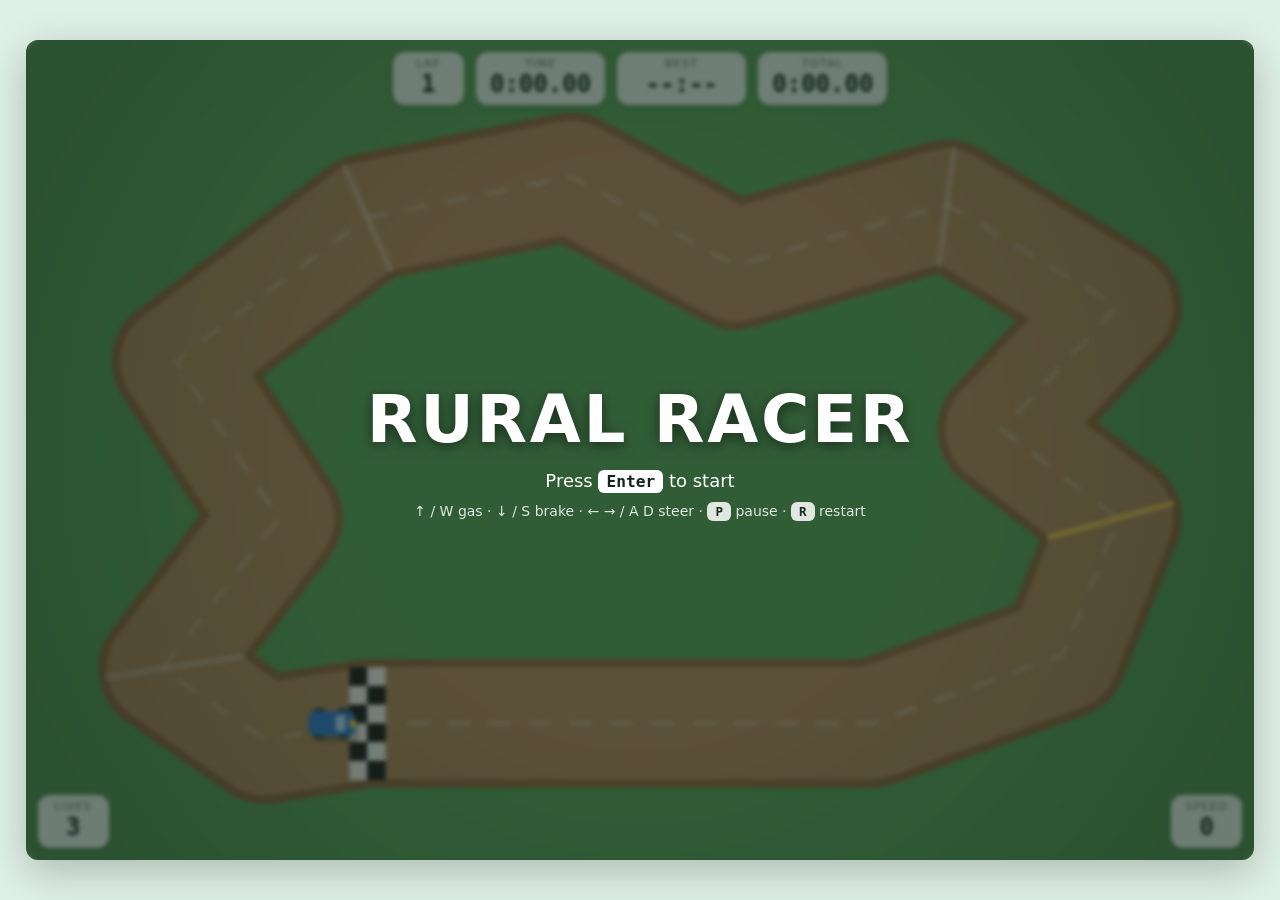
<file: claude-code/class-2/rural-racer/index.html>
<!doctype html>
<html lang="en">
<head>
  <meta charset="utf-8" />
  <meta name="viewport" content="width=device-width, initial-scale=1" />
  <title>Rural Racer</title>
  <link rel="stylesheet" href="styles.css" />
</head>
<body>
  <!-- Play area: canvas + DOM overlay HUD stacked on top of it. -->
  <div class="stage">
    <canvas id="game" width="900" height="600" aria-label="Rural Racer game"></canvas>

    <!-- HUD is a DOM overlay (crisp text, easy to style) — never painted on the canvas.
         Queryable on demand, deliberately NOT a live region: it changes every frame. -->
    <div class="hud" role="group" aria-label="Race status">
      <div class="hud__row hud__row--top">
        <div class="hud__panel">
          <span class="hud__label">LAP</span>
          <span id="lap" class="hud__value">1</span>
        </div>
        <div class="hud__panel">
          <span class="hud__label">TIME</span>
          <span id="time" class="hud__value hud__value--time">0:00.00</span>
        </div>
        <div class="hud__panel">
          <span class="hud__label">BEST</span>
          <span id="best" class="hud__value hud__value--time">--:--</span>
        </div>
        <div class="hud__panel">
          <span class="hud__label">TOTAL</span>
          <span id="race" class="hud__value hud__value--time">0:00.00</span>
        </div>
      </div>
      <div class="hud__row hud__row--bottom">
        <div class="hud__panel">
          <span class="hud__label">LIVES</span>
          <span id="lives" class="hud__value">3</span>
        </div>
        <div class="hud__panel hud__speed">
          <span class="hud__label">SPEED</span>
          <span id="speed" class="hud__value">0</span>
        </div>
      </div>
    </div>

    <!-- Transient lap-complete toast (slides in on each valid lap). A discrete
         event, so this IS a live region — it announces each completed lap. -->
    <div id="toast" class="toast" role="status"></div>

    <!-- First-time controls hint; fades out after the first input (see PLAN §5 K1). -->
    <div id="hint" class="hint">
      <strong>Drive:</strong> ↑ / W gas · ↓ / S brake · ← → / A D steer
    </div>

    <!-- Full-stage screens for the lifecycle states (title / pause). -->
    <div class="screens">
      <div id="titleScreen" class="screen">
        <h1 class="screen__title">RURAL RACER</h1>
        <p class="screen__cta">Press <kbd>Enter</kbd> to start</p>
        <p class="screen__controls">
          ↑ / W gas · ↓ / S brake · ← → / A D steer · <kbd>P</kbd> pause · <kbd>R</kbd> restart
        </p>
      </div>
      <div id="pauseScreen" class="screen is-hidden">
        <h2 class="screen__title">Paused</h2>
        <p class="screen__cta">Press <kbd>Enter</kbd> to resume</p>
        <p class="screen__controls">
          ↑ / W gas · ↓ / S brake · ← → / A D steer · <kbd>R</kbd> restart
        </p>
      </div>
      <div id="gameoverScreen" class="screen is-hidden">
        <h2 class="screen__title">GAME OVER</h2>
        <p class="screen__result">
          Laps completed <strong id="goLaps">0</strong>
          · Best lap <strong id="goBest">--:--</strong>
        </p>
        <p class="screen__cta">Out of lives — press <kbd>Enter</kbd> to race again</p>
      </div>
    </div>

    <!-- Big 3 · 2 · 1 · GO countdown. -->
    <div id="countdown" class="countdown is-hidden" aria-hidden="true"></div>
  </div>

  <script src="game.js"></script>
</body>
</html>
</file>
<file: class-1/styles.css>
/* ========== T002: CSS Custom Properties ========== */
:root {
  --color-bg-primary: #0a0a0f;
  --color-bg-secondary: #16162a;
  --color-bg-card: #1e1e3a;
  --color-text-primary: #ffffff;
  --color-text-secondary: #b0b0c8;
  --color-accent-start: #6c63ff;
  --color-accent-end: #ff6584;
  --color-border: rgba(255, 255, 255, 0.08);

  --max-width: 1100px;
  --section-padding: 5rem 1.5rem;

  --font-family: -apple-system, BlinkMacSystemFont, 'Segoe UI', system-ui, sans-serif;
  --font-size-base: clamp(1rem, 0.9rem + 0.5vw, 1.125rem);
  --font-size-hero: clamp(2.5rem, 1.5rem + 4vw, 4.5rem);
  --font-size-h2: clamp(1.75rem, 1.25rem + 2vw, 2.5rem);

  --glass-bg: rgba(255, 255, 255, 0.05);
  --glass-border: rgba(255, 255, 255, 0.1);
  --glass-blur: 12px;

  --transition-base: 0.3s ease;
  --transition-smooth: 0.4s cubic-bezier(0.4, 0, 0.2, 1);
}

/* ========== T003: Base Layout & Typography ========== */
*,
*::before,
*::after {
  margin: 0;
  padding: 0;
  box-sizing: border-box;
}

html {
  scroll-behavior: smooth;
}

body {
  font-family: var(--font-family);
  font-size: var(--font-size-base);
  color: var(--color-text-primary);
  background: var(--color-bg-primary);
  line-height: 1.6;
  -webkit-font-smoothing: antialiased;
}

.container {
  max-width: var(--max-width);
  margin: 0 auto;
  padding: 0 1.5rem;
}

.section-title {
  font-size: var(--font-size-h2);
  text-align: center;
  margin-bottom: 1rem;
}

.section-subtitle {
  color: var(--color-text-secondary);
  text-align: center;
  margin-bottom: 3rem;
  font-size: 1.125rem;
}

section {
  padding: var(--section-padding);
}

a {
  color: inherit;
  text-decoration: none;
}

img {
  max-width: 100%;
  display: block;
}

/* ========== Grid Utilities ========== */
.grid-3 {
  display: grid;
  gap: 1.5rem;
}

.grid-4 {
  display: grid;
  gap: 1.5rem;
}

/* ========== T009 + T010: Navbar & Hamburger ========== */
.navbar {
  position: fixed;
  top: 0;
  left: 0;
  width: 100%;
  z-index: 1000;
  background: var(--glass-bg);
  backdrop-filter: blur(var(--glass-blur));
  -webkit-backdrop-filter: blur(var(--glass-blur));
  border-bottom: 1px solid var(--glass-border);
  transition: var(--transition-base);
}

.navbar-inner {
  display: flex;
  align-items: center;
  justify-content: space-between;
  padding: 1rem 1.5rem;
  max-width: var(--max-width);
  margin: 0 auto;
}

.logo {
  font-size: 1.5rem;
  font-weight: 800;
  background: linear-gradient(135deg, var(--color-accent-start), var(--color-accent-end));
  -webkit-background-clip: text;
  -webkit-text-fill-color: transparent;
  background-clip: text;
}

.hamburger {
  font-size: 1.5rem;
  cursor: pointer;
  user-select: none;
  z-index: 1001;
}

.nav-links {
  display: none;
  flex-direction: column;
  position: absolute;
  top: 100%;
  left: 0;
  width: 100%;
  background: var(--color-bg-primary);
  border-bottom: 1px solid var(--color-border);
  padding: 1rem 0;
}

.nav-links a {
  padding: 0.75rem 1.5rem;
  color: var(--color-text-secondary);
  transition: var(--transition-base);
}

.nav-links a:hover {
  color: var(--color-text-primary);
}

#nav-toggle:checked ~ .hamburger + .nav-links,
#nav-toggle:checked ~ .nav-links {
  display: flex;
}

@media (min-width: 769px) {
  .hamburger {
    display: none;
  }

  .nav-links {
    display: flex;
    flex-direction: row;
    position: static;
    width: auto;
    background: none;
    border: none;
    padding: 0;
    gap: 2rem;
  }

  .nav-links a {
    padding: 0;
  }
}

/* ========== Buttons ========== */
.btn {
  display: inline-block;
  padding: 0.875rem 2rem;
  border-radius: 8px;
  font-weight: 600;
  font-size: 1rem;
  cursor: pointer;
  transition: var(--transition-base);
  border: none;
}

.btn--primary {
  background: linear-gradient(135deg, var(--color-accent-start), var(--color-accent-end));
  color: #fff;
}

.btn--large {
  padding: 1rem 2.5rem;
  font-size: 1.125rem;
}

/* ========== Cards ========== */
.card {
  background: var(--color-bg-card);
  border: 1px solid var(--color-border);
  border-radius: 12px;
  padding: 2rem;
  text-align: center;
  transition: var(--transition-base);
}

.card-icon {
  font-size: 2.5rem;
  display: block;
  margin-bottom: 1rem;
}

.card-title {
  font-size: 1.25rem;
  margin-bottom: 0.5rem;
}

.card-desc {
  color: var(--color-text-secondary);
  font-size: 0.95rem;
  line-height: 1.5;
}

.card:hover {
  transform: translateY(-6px);
  border-color: var(--color-accent-start);
}

.features {
  background: var(--color-bg-secondary);
}

/* ========== T017: Stats Section ========== */
.stats {
  text-align: center;
}

.stat {
  display: flex;
  flex-direction: column;
  align-items: center;
  padding: 2rem 1rem;
}

.stat-value {
  font-size: clamp(2rem, 1.5rem + 2.5vw, 3.5rem);
  font-weight: 800;
  background: linear-gradient(135deg, var(--color-accent-start), var(--color-accent-end));
  -webkit-background-clip: text;
  -webkit-text-fill-color: transparent;
  background-clip: text;
  line-height: 1.2;
}

.stat-label {
  color: var(--color-text-secondary);
  margin-top: 0.5rem;
  font-size: 0.95rem;
  text-transform: uppercase;
  letter-spacing: 0.05em;
}

@media (max-width: 767px) {
  .grid-4 {
    grid-template-columns: repeat(2, 1fr);
  }
}

/* ========== T005 + T006: Hero Section & Orbs ========== */
.hero {
  position: relative;
  min-height: 100vh;
  display: flex;
  align-items: center;
  justify-content: center;
  text-align: center;
  background: linear-gradient(135deg, var(--color-bg-primary), var(--color-bg-secondary));
  overflow: hidden;
  padding: 6rem 1.5rem;
}

.hero-content {
  position: relative;
  z-index: 1;
}

.hero-title {
  font-size: var(--font-size-hero);
  font-weight: 800;
  line-height: 1.1;
  margin-bottom: 1.5rem;
  background: linear-gradient(135deg, var(--color-accent-start), var(--color-accent-end));
  -webkit-background-clip: text;
  -webkit-text-fill-color: transparent;
  background-clip: text;
}

.hero-subtitle {
  font-size: clamp(1.1rem, 1rem + 0.8vw, 1.35rem);
  color: var(--color-text-secondary);
  max-width: 600px;
  margin: 0 auto 2.5rem;
  line-height: 1.6;
}

/* Floating gradient orbs */
.hero-orb {
  position: absolute;
  border-radius: 50%;
  filter: blur(80px);
  opacity: 0.3;
  pointer-events: none;
}

.hero-orb--1 {
  width: 500px;
  height: 500px;
  background: var(--color-accent-start);
  top: -10%;
  left: -10%;
  animation: float 20s ease-in-out infinite;
}

.hero-orb--2 {
  width: 400px;
  height: 400px;
  background: var(--color-accent-end);
  bottom: -15%;
  right: -10%;
  animation: float 25s ease-in-out infinite reverse;
}

.hero-orb--3 {
  width: 300px;
  height: 300px;
  background: var(--color-accent-start);
  top: 50%;
  left: 50%;
  transform: translate(-50%, -50%);
  animation: float 18s ease-in-out infinite 2s;
}

@keyframes float {
  0%, 100% {
    transform: translate(0, 0) scale(1);
  }
  33% {
    transform: translate(30px, -30px) scale(1.1);
  }
  66% {
    transform: translate(-20px, 20px) scale(0.9);
  }
}

/* ========== T007: CTA Button Hover Effect ========== */
.btn--primary:hover {
  transform: scale(1.05);
  box-shadow: 0 0 30px rgba(108, 99, 255, 0.4);
}

/* ========== T019: Testimonials ========== */
.testimonials {
  background: var(--color-bg-secondary);
}

.testimonial {
  background: var(--color-bg-card);
  border: 1px solid var(--color-border);
  border-left: 4px solid var(--color-accent-start);
  border-radius: 12px;
  padding: 2rem;
  display: flex;
  flex-direction: column;
  transition: var(--transition-base);
}

.testimonial:hover {
  transform: translateY(-4px);
}

.testimonial-quote {
  font-style: italic;
  color: var(--color-text-secondary);
  line-height: 1.7;
  margin-bottom: 1.5rem;
  flex: 1;
}

.testimonial-author {
  display: flex;
  flex-direction: column;
  gap: 0.2rem;
}

.testimonial-author strong {
  color: var(--color-text-primary);
  font-size: 0.95rem;
}

.testimonial-author span {
  color: var(--color-text-secondary);
  font-size: 0.85rem;
}

/* ========== T021: CTA Banner ========== */
.cta {
  text-align: center;
  background: linear-gradient(135deg, var(--color-accent-start), var(--color-accent-end));
  padding: 6rem 1.5rem;
}

.cta-title {
  font-size: var(--font-size-h2);
  margin-bottom: 1rem;
}

.cta-subtitle {
  font-size: 1.125rem;
  margin-bottom: 2rem;
  opacity: 0.9;
}

.cta .btn--primary {
  background: #fff;
  color: var(--color-accent-start);
}

.cta .btn--primary:hover {
  background: #fff;
  transform: scale(1.05);
  box-shadow: 0 0 30px rgba(255, 255, 255, 0.3);
}

/* ========== T023: Footer ========== */
.footer {
  background: var(--color-bg-secondary);
  border-top: 1px solid var(--color-border);
  padding: 4rem 1.5rem 2rem;
}

.footer-grid {
  display: grid;
  gap: 2rem;
  margin-bottom: 3rem;
}

.footer-brand strong {
  font-size: 1.25rem;
  background: linear-gradient(135deg, var(--color-accent-start), var(--color-accent-end));
  -webkit-background-clip: text;
  -webkit-text-fill-color: transparent;
  background-clip: text;
}

.footer-brand p {
  color: var(--color-text-secondary);
  margin-top: 0.5rem;
  font-size: 0.9rem;
}

.footer-links h4 {
  font-size: 0.85rem;
  text-transform: uppercase;
  letter-spacing: 0.1em;
  color: var(--color-text-secondary);
  margin-bottom: 1rem;
}

.footer-links a {
  display: block;
  color: var(--color-text-secondary);
  font-size: 0.9rem;
  margin-bottom: 0.5rem;
  transition: var(--transition-base);
}

.footer-links a:hover {
  color: var(--color-text-primary);
}

.footer-social {
  display: flex;
  justify-content: center;
  gap: 1.5rem;
  margin-bottom: 2rem;
}

.footer-social a {
  font-size: 1.5rem;
  color: var(--color-text-secondary);
  transition: var(--transition-base);
}

.footer-social a:hover {
  color: var(--color-accent-start);
  transform: scale(1.2);
}

.footer-copy {
  text-align: center;
  color: var(--color-text-secondary);
  font-size: 0.85rem;
  border-top: 1px solid var(--color-border);
  padding-top: 2rem;
}

@media (min-width: 768px) {
  .footer-grid {
    grid-template-columns: 2fr 1fr 1fr 1fr;
  }
}

/* ========== T024: Fade-in Scroll Animations ========== */
@keyframes fadeInUp {
  from {
    opacity: 0;
    transform: translateY(30px);
  }
  to {
    opacity: 1;
    transform: translateY(0);
  }
}

section {
  animation: fadeInUp 0.6s ease-out both;
}

.hero {
  animation-delay: 0s;
}

.features {
  animation-delay: 0.1s;
}

.stats {
  animation-delay: 0.2s;
}

.testimonials {
  animation-delay: 0.3s;
}

.cta {
  animation-delay: 0.4s;
}

.footer {
  animation-delay: 0.5s;
}

/* ========== T025: Edge Cases ========== */
@media (min-width: 1921px) {
  .container {
    padding: 0 2rem;
  }
}

@media (max-width: 360px) {
  :root {
    --section-padding: 3rem 1rem;
  }

  .hero-title {
    font-size: 1.8rem;
  }

  .btn {
    padding: 0.75rem 1.5rem;
    font-size: 0.9rem;
  }
}

/* ========== T026: Reduced Motion ========== */
@media (prefers-reduced-motion: reduce) {
  *,
  *::before,
  *::after {
    animation-duration: 0.01ms !important;
    animation-iteration-count: 1 !important;
    transition-duration: 0.01ms !important;
    scroll-behavior: auto !important;
  }

  section {
    animation: none !important;
    opacity: 1 !important;
    transform: none !important;
  }
}

/* ========== Responsive ========== */
@media (min-width: 768px) {
  .grid-3 {
    grid-template-columns: repeat(3, 1fr);
  }

  .grid-4 {
    grid-template-columns: repeat(4, 1fr);
  }
}
</file>
<file: claude-code/class-2/rural-racer/styles.css>
/* =========================================================================
   Rural Racer — styles + design tokens
   The palette lives here as CSS custom properties. game.js reads the same
   values from its own constants block, so re-theming happens in one place.
   ========================================================================= */

:root {
  /* --- Palette (rural, clean/flat) --- */
  --grass:      #5aa457;
  --grass-dark: #47823f;
  --dirt:       #b6895b;
  --dirt-edge:  #94663c;
  --sky:        #dff0e6;   /* page chrome behind the canvas */
  --kerb-a:     #e5533c;
  --kerb-b:     #f7f4ef;
  --car:        #2f7fd6;
  --car-accent: #ffd34e;
  --ink:        #12241d;   /* HUD text */
  --panel:      rgba(255, 255, 255, 0.82);

  /* --- Spacing / type --- */
  --gap: 12px;
  --radius: 12px;
  --ui-font: system-ui, -apple-system, "Segoe UI", Roboto, sans-serif;
  /* Tabular figures so timers/speed never jitter the layout (PLAN §5 I3). */
  --num-font: ui-monospace, "SF Mono", "Consolas", monospace;
}

* { box-sizing: border-box; }

html, body {
  margin: 0;
  height: 100%;
}

body {
  min-height: 100%;
  display: grid;
  place-items: center;
  background: var(--sky);            /* letterbox chrome around the stage */
  font-family: var(--ui-font);
  color: var(--ink);
  /* Respect the system light/dark preference for the page chrome (PLAN §5 J4). */
}
@media (prefers-color-scheme: dark) {
  body { background: #1a2620; }
}

/* Stage keeps the world's 3:2 aspect ratio and letterboxes responsively. */
.stage {
  position: relative;
  width: min(96vw, calc(96vh * 3 / 2));
  aspect-ratio: 3 / 2;
  box-shadow: 0 12px 40px rgba(0, 0, 0, 0.22);
  border-radius: var(--radius);
  overflow: hidden;
}

#game {
  display: block;
  width: 100%;
  height: 100%;
  /* Page hygiene: no text selection / image drag on the play surface (PLAN §5 M1). */
  user-select: none;
  -webkit-user-select: none;
  touch-action: none;
}

/* Pointer has no job during a race; it returns on the title and pause screens
   where it does (PLAN §5 M3). Toggled by updateScreens() from game state. */
#game.is-playing { cursor: none; }

/* --- HUD overlay (sits above the canvas) --- */
.hud {
  position: absolute;
  inset: 0;
  padding: var(--gap);
  display: flex;
  flex-direction: column;
  justify-content: space-between;
  pointer-events: none;             /* clicks fall through to the game */
}

.hud__row {
  display: flex;
  gap: var(--gap);
  /* Panels keep a fixed type size while the stage scales with the viewport, so
     on a narrow window four panels wrap rather than overflowing the stage. */
  flex-wrap: wrap;
}
.hud__row--top    { justify-content: center; }
/* LIVES sits left, SPEED right — the two things you glance at while driving. */
.hud__row--bottom { justify-content: space-between; }

.hud__panel {
  background: var(--panel);
  border-radius: var(--radius);
  padding: 6px 14px;
  display: flex;
  flex-direction: column;
  align-items: center;
  line-height: 1.15;
  box-shadow: 0 2px 8px rgba(0, 0, 0, 0.12);
}

.hud__label {
  font-size: 11px;
  letter-spacing: 0.12em;
  opacity: 0.65;
}

.hud__value {
  font-family: var(--num-font);
  font-size: 24px;
  font-weight: 700;
  font-variant-numeric: tabular-nums;
  min-width: 3ch;                   /* fixed width so digits don't shift (I4) */
  text-align: center;
}
.hud__value--time { min-width: 7ch; }   /* reserve room for m:ss.cc (I4) */

/* --- Lap-complete toast --- */
.toast {
  position: absolute;
  top: 74px;
  left: 50%;
  transform: translate(-50%, -12px);
  background: var(--ink);
  color: #fff;
  padding: 10px 20px;
  border-radius: 999px;
  font-size: 16px;
  font-weight: 600;
  white-space: nowrap;
  box-shadow: 0 6px 18px rgba(0, 0, 0, 0.28);
  opacity: 0;
  pointer-events: none;
  transition: opacity 0.3s ease, transform 0.3s ease;
}
.toast.is-show {
  opacity: 1;
  transform: translate(-50%, 0);
}
.toast--best {
  background: linear-gradient(90deg, #e5533c, #ff8a3c);
}
.toast__best {
  margin-left: 8px;
  font-weight: 800;
  letter-spacing: 0.04em;
}

@media (prefers-reduced-motion: reduce) {
  .toast { transition: opacity 0.15s linear; transform: translate(-50%, 0); }
  .toast.is-show { transform: translate(-50%, 0); }
}

/* --- Lifecycle screens (title / pause) --- */
.screens { position: absolute; inset: 0; pointer-events: none; }

.screen {
  position: absolute;
  inset: 0;
  display: flex;
  flex-direction: column;
  gap: 12px;
  align-items: center;
  justify-content: center;
  text-align: center;
  padding: 24px;
  background: rgba(18, 36, 29, 0.55);
  backdrop-filter: blur(2px);
  color: #fff;
}
.screen.is-hidden { display: none; }

.screen__title {
  margin: 0;
  font-size: clamp(34px, 7vw, 66px);
  font-weight: 800;
  letter-spacing: 0.04em;
  text-shadow: 0 3px 14px rgba(0, 0, 0, 0.5);
}
.screen__cta { margin: 0; font-size: 18px; }
.screen__controls { margin: 0; font-size: 14px; opacity: 0.85; }
.screen__result { margin: 0; font-size: 17px; opacity: 0.92; }
.screen__result strong { font-family: var(--num-font); font-variant-numeric: tabular-nums; }

kbd {
  background: #fff;
  color: var(--ink);
  border-radius: 6px;
  padding: 2px 8px;
  font-family: var(--num-font);
  font-weight: 700;
  font-size: 0.9em;
}

/* --- Countdown --- */
.countdown {
  position: absolute;
  inset: 0;
  display: flex;
  align-items: center;
  justify-content: center;
  font-family: var(--num-font);
  font-weight: 800;
  font-size: clamp(64px, 16vw, 150px);
  color: #fff;
  text-shadow: 0 4px 20px rgba(0, 0, 0, 0.55);
  pointer-events: none;
}
.countdown.is-hidden { display: none; }
.countdown.pop { animation: pop 0.45s ease; }

@keyframes pop {
  0%   { transform: scale(0.4);  opacity: 0; }
  40%  { transform: scale(1.15); opacity: 1; }
  100% { transform: scale(1);    opacity: 1; }
}

@media (prefers-reduced-motion: reduce) {
  .countdown.pop { animation: none; }
  .screen { backdrop-filter: none; }
}

/* --- First-time controls hint --- */
.hint {
  position: absolute;
  left: 50%;
  bottom: 16px;
  transform: translateX(-50%);
  background: var(--panel);
  color: var(--ink);
  padding: 8px 16px;
  border-radius: 999px;
  font-size: 14px;
  white-space: nowrap;
  box-shadow: 0 2px 8px rgba(0, 0, 0, 0.12);
  transition: opacity 0.6s ease;
  pointer-events: none;
}
.hint.is-hidden { opacity: 0; }

/* Motion-sensitive players: drop the fade to an instant change (PLAN §5 J1). */
@media (prefers-reduced-motion: reduce) {
  .hint { transition: none; }
}
</file>
